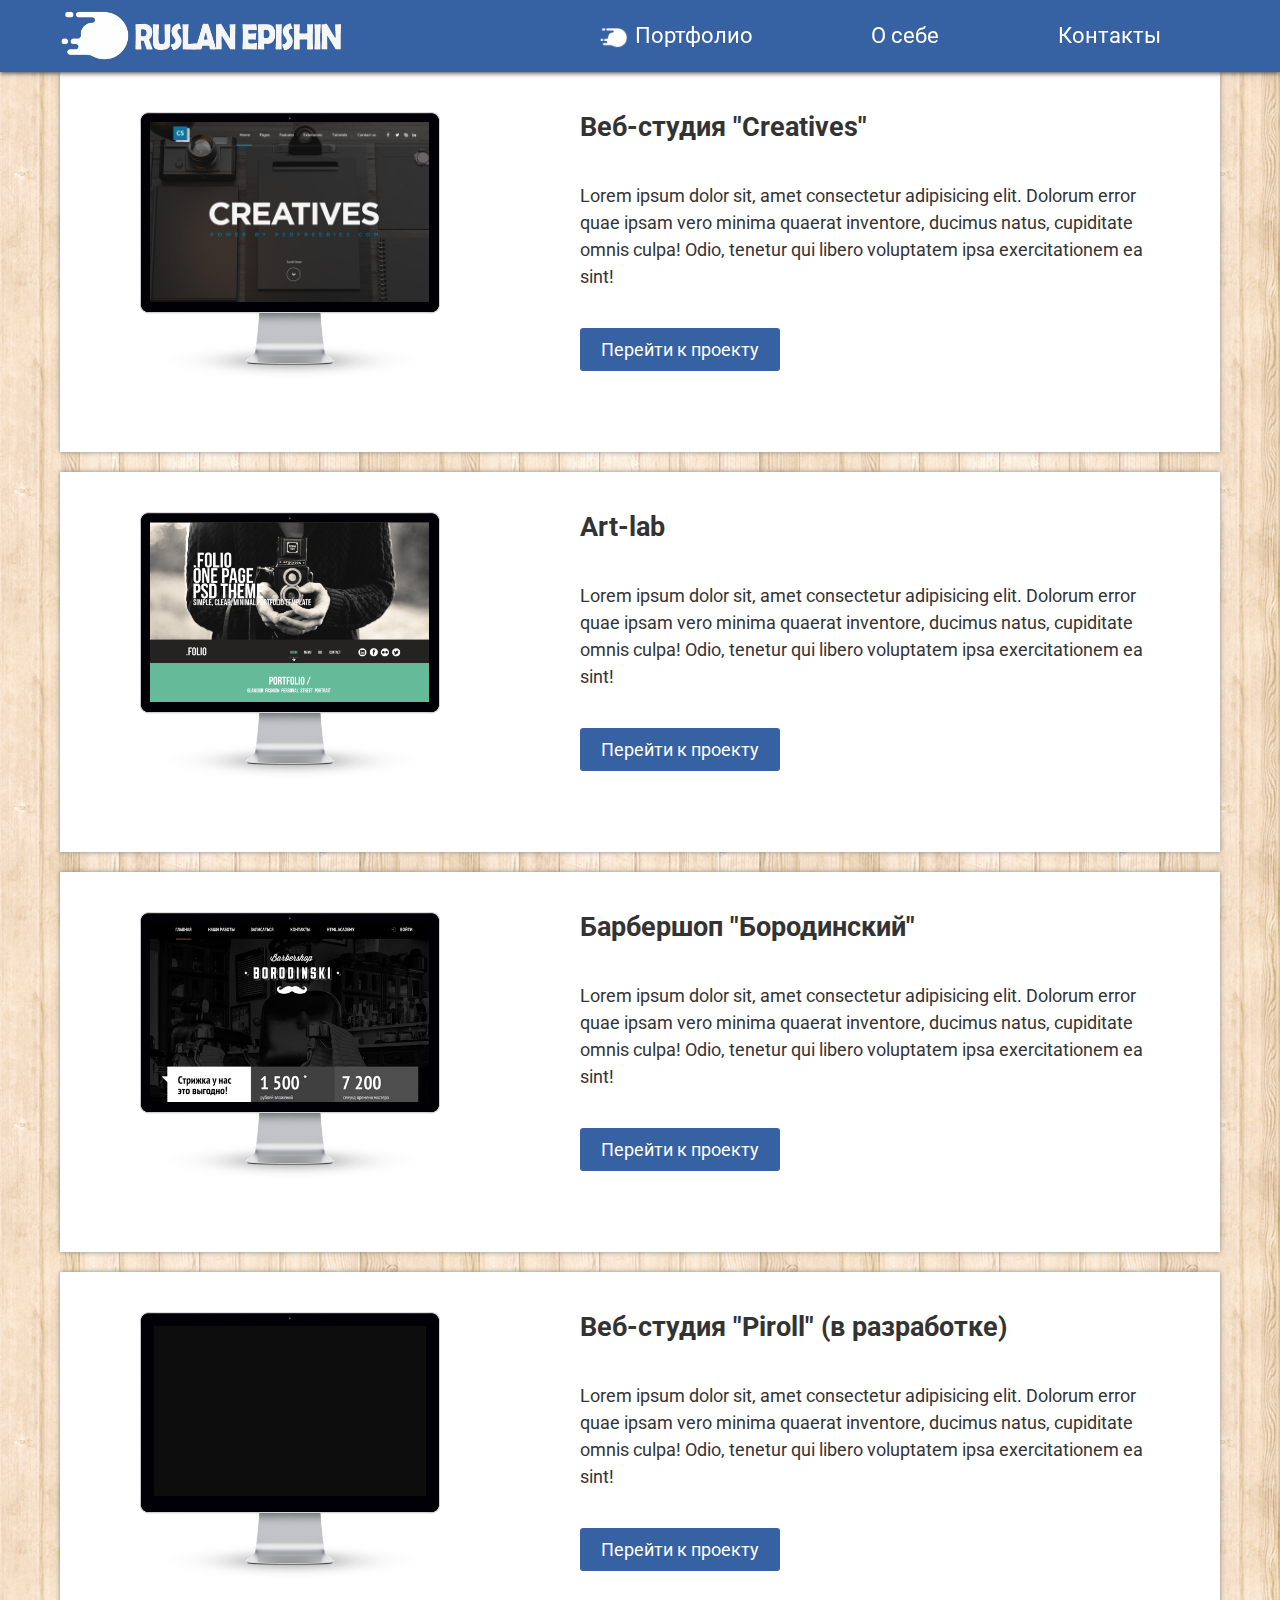
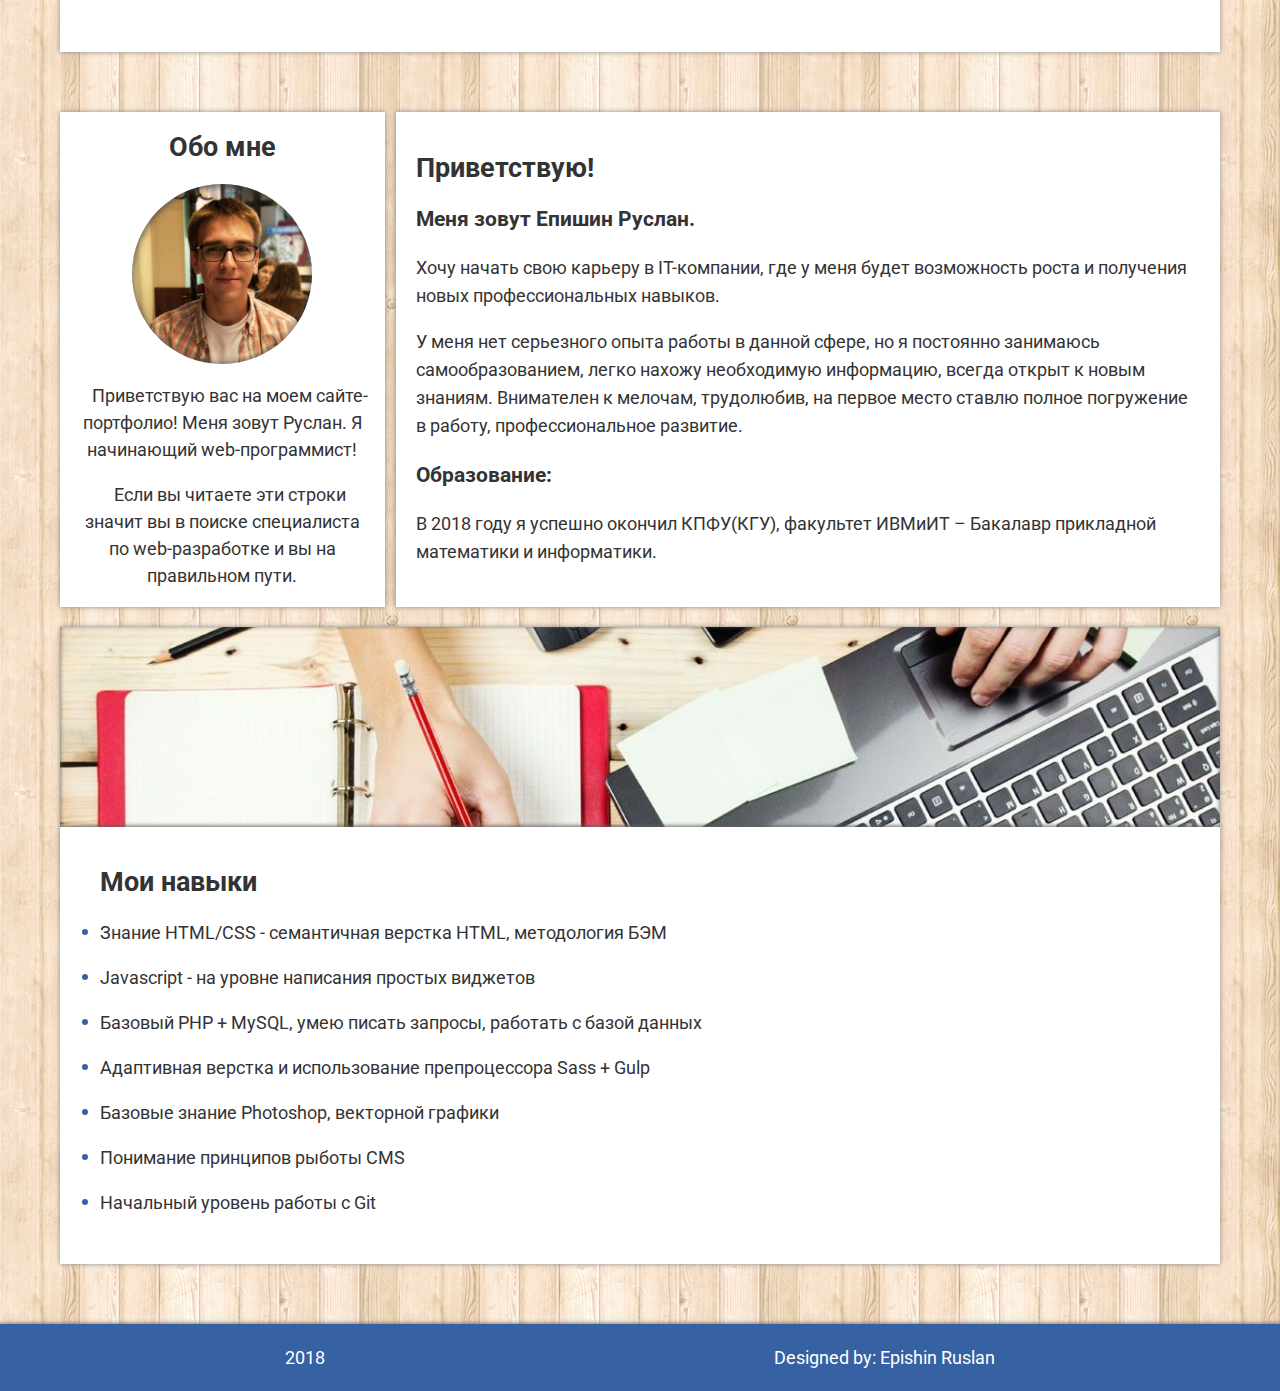
<file: index.html>
<!DOCTYPE html>
<html lang="en">
<head>
    <meta charset="UTF-8">
    <meta name="viewport" content="width=device-width, initial-scale=1.0">
    
    <meta http-equiv="X-UA-Compatible" content="ie=edge">
    <link rel="stylesheet" href="css/style.css">
    <link rel="stylesheet" href="css/normalize.css">
    <script src="js/jquery.min.js"></script>
    <link href="https://fonts.googleapis.com/css?family=Roboto:400,700" rel="stylesheet">
    <title>Портфолио веб-мастера</title>
</head>
<body id="page-top"> 

  <section class="scroller">
    <button  class="button-slide-down">
      <div class="button-slide-down-block"></div>
    </button>
  </section>

  <header class="page-header">
    <div class="page-header__wrapper">
         
        <div class="page-header__logo-wrapper"> 
        
                <a href="#"> <div class="logo1"></div></a>
                <a href="#"> <div class="logo2"></div></a>
        
        </div>
         
        <div class="page-header__nav-wrapper">
            <a id="main" class="page-header__nav-item  active" href="#portfolio-anch">
              Портфолио
            </a>
  
            <a id="about" class="page-header__nav-item " href="#about-anch">
                 О себе 
            </a>
            <div class="page-header__nav-item contacts">
                 Контакты
                <div class="contacts-block">ruslanep@gmail.com / +7(999)-163-21-47</div>
            </div>
            
        </div>
        
    </div>
  </header>

  
        <div class="page-main__wrapper" id="portfolio-anch">
        <section class="page-main__portfolio">
            <div class="portfolio-list">
                <a name="bot"></a>
                <div class="page-main__portfolio-item ">
                    <div class="site-item__image">
                            <div class="site-item__image-pc2" ></div>
                            
                    </div>
                    <div class="site-item__text-wrapper">
                        <h2 class="site-item__title">Веб-студия "Creatives"</h2>
                        <p class="site-item__desc">
                            Lorem ipsum dolor sit, amet consectetur
                             adipisicing elit. Dolorum error quae ipsam vero minima quaerat 
                             inventore, ducimus natus, cupiditate omnis culpa! Odio, 
                             tenetur qui libero voluptatem ipsa exercitationem ea sint!
                        </p>
                        <a href="creative/index.html" class="site-item__button" >Перейти к проекту</a>
                    </div>
                </div>
    
                <div class="page-main__portfolio-item">
                    <div class="site-item__image">
                            <div class="site-item__image-pc3" ></div>
                            
                    </div>
                    <div class="site-item__text-wrapper">
                        <h2 class="site-item__title">Art-lab </h2>
                        <p class="site-item__desc">
                            Lorem ipsum dolor sit, amet consectetur
                             adipisicing elit. Dolorum error quae ipsam vero minima quaerat 
                             inventore, ducimus natus, cupiditate omnis culpa! Odio, 
                             tenetur qui libero voluptatem ipsa exercitationem ea sint!
                        </p>

                         <a href="art-lab/art-lab.html" class="site-item__button" >Перейти к проекту</a>
                     </div>
                </div>
    
                <div class="page-main__portfolio-item">
                    <div class="site-item__image">
                        <div class="site-item__image-pc" ></div>
                            
                    </div>
                     <div class="site-item__text-wrapper">
                         
                         <h2 class="site-item__title">Барбершоп "Бородинский"</h2>
                         <p class="site-item__desc">
                             Lorem ipsum dolor sit, amet consectetur
                              adipisicing elit. Dolorum error quae ipsam vero minima quaerat 
                              inventore, ducimus natus, cupiditate omnis culpa! Odio, 
                              tenetur qui libero voluptatem ipsa exercitationem ea sint!
                         </p>
                         <a href="barber/index.html" class="site-item__button" >Перейти к проекту</a>
                    </div>
                </div>
                <div class="page-main__portfolio-item ">
                    <div class="site-item__image">
                           
                            
                    </div>
                    <div class="site-item__text-wrapper">
                        <h2 class="site-item__title">Веб-студия "Piroll" (в разработке)</h2>
                        <p class="site-item__desc">
                            Lorem ipsum dolor sit, amet consectetur
                             adipisicing elit. Dolorum error quae ipsam vero minima quaerat 
                             inventore, ducimus natus, cupiditate omnis culpa! Odio, 
                             tenetur qui libero voluptatem ipsa exercitationem ea sint!
                        </p>
                        <a href="" class="site-item__button" >Перейти к проекту</a>
                    </div>
                </div>   
            </div>
        </section>
        <div id="about-anch"></div>
    </div>



<main class="page-main" >
            
    <div class="intro-wrapper">
        <h1 class="visually-hidden">Епишин Руслан - верстальщик который работает за еду!</h1>
        <div class="page-main__intro">
          <div class="intro__left">                
            <div class="intro__left-avatar--wrapper">
                  <h2 class="intro__left-title"> Обо мне</h2>
                <div class="intro__left-avatar"></div>
            </div>  
            <div class="intro__left-content-wrapper">
              <p class="intro__left-content"> 
                 Приветствую вас на моем сайте-портфолио! Меня зовут Руслан.
                 Я начинающий web-программист!
              </p>
              <p class="intro__left-content"> 
                Если вы читаете эти строки значит вы в поиске специалиста
                по web-разработке и вы на правильном пути. 
              </p>
            </div>                                                
            <div class="intro__left-contacts--item">
              ruslanep@gmail.com <br> +7999-163-21-47
            </div>
          </div>

          <div class="intro__right">
              <div class="intro__right-content"> 
                  <h2 >Приветствую!</h2>
                  <h3 class="intro__right-hello">Меня зовут Епишин Руслан.</h3>
                  <p>Хочу начать свою карьеру в IT-компании,
                   где у меня будет возможность роста и получения новых профессиональных навыков.
                  </p>
                  <p>У меня нет серьезного опыта работы в данной сфере, 
                      но я постоянно занимаюсь самообразованием, легко
                       нахожу необходимую информацию, всегда открыт к 
                       новым знаниям. Внимателен к мелочам, трудолюбив,
                        на первое место ставлю полное погружение в работу,
                         профессиональное развитие.
                  </p>
                  <div class="intro__right-education">
                      <h3 class="intro__right-hello">Образование:</h3>
                     <p> В 2018 году я успешно окончил КПФУ(КГУ), факультет ИВМиИТ – 
                      Бакалавр прикладной математики и информатики.
                  </p>
                  </div>
              </div>
              <div class="intro__right-image"></div> 
          </div>
        </div>
        <div class="intro__right2">
            <div class="intro__right2-image"></div>
            <div class="intro__right2-content">
                <h2>Мои навыки</h2>
                <p>Знание HTML/CSS - семантичная верстка HTML, методология БЭМ</p>
                <p>Javascript -  на уровне написания простых виджетов</p>
                <p>Базовый PHP + MySQL, умею писать запросы, работать с базой данных</p>
                <p>Адаптивная верстка и использование препроцессора Sass + Gulp</p>
                <p>Базовые знание Photoshop, векторной графики</p>
                <p>Понимание принципов рыботы CMS</p>
                <p>Начальный уровень работы с Git</p>

             </div>
    </div>
    </div>


  



</main>

<footer class="page-footer">
    <div class="page-footer__wrapper">
        <div class="developer">
            <span>2018</span>
        </div>
        <div class="copyright">
            <span>Designed by: Epishin Ruslan</span>
        </div>
    </div>
</footer>



</body>

<script src="js/script.js"></script> 

</html>
</file>
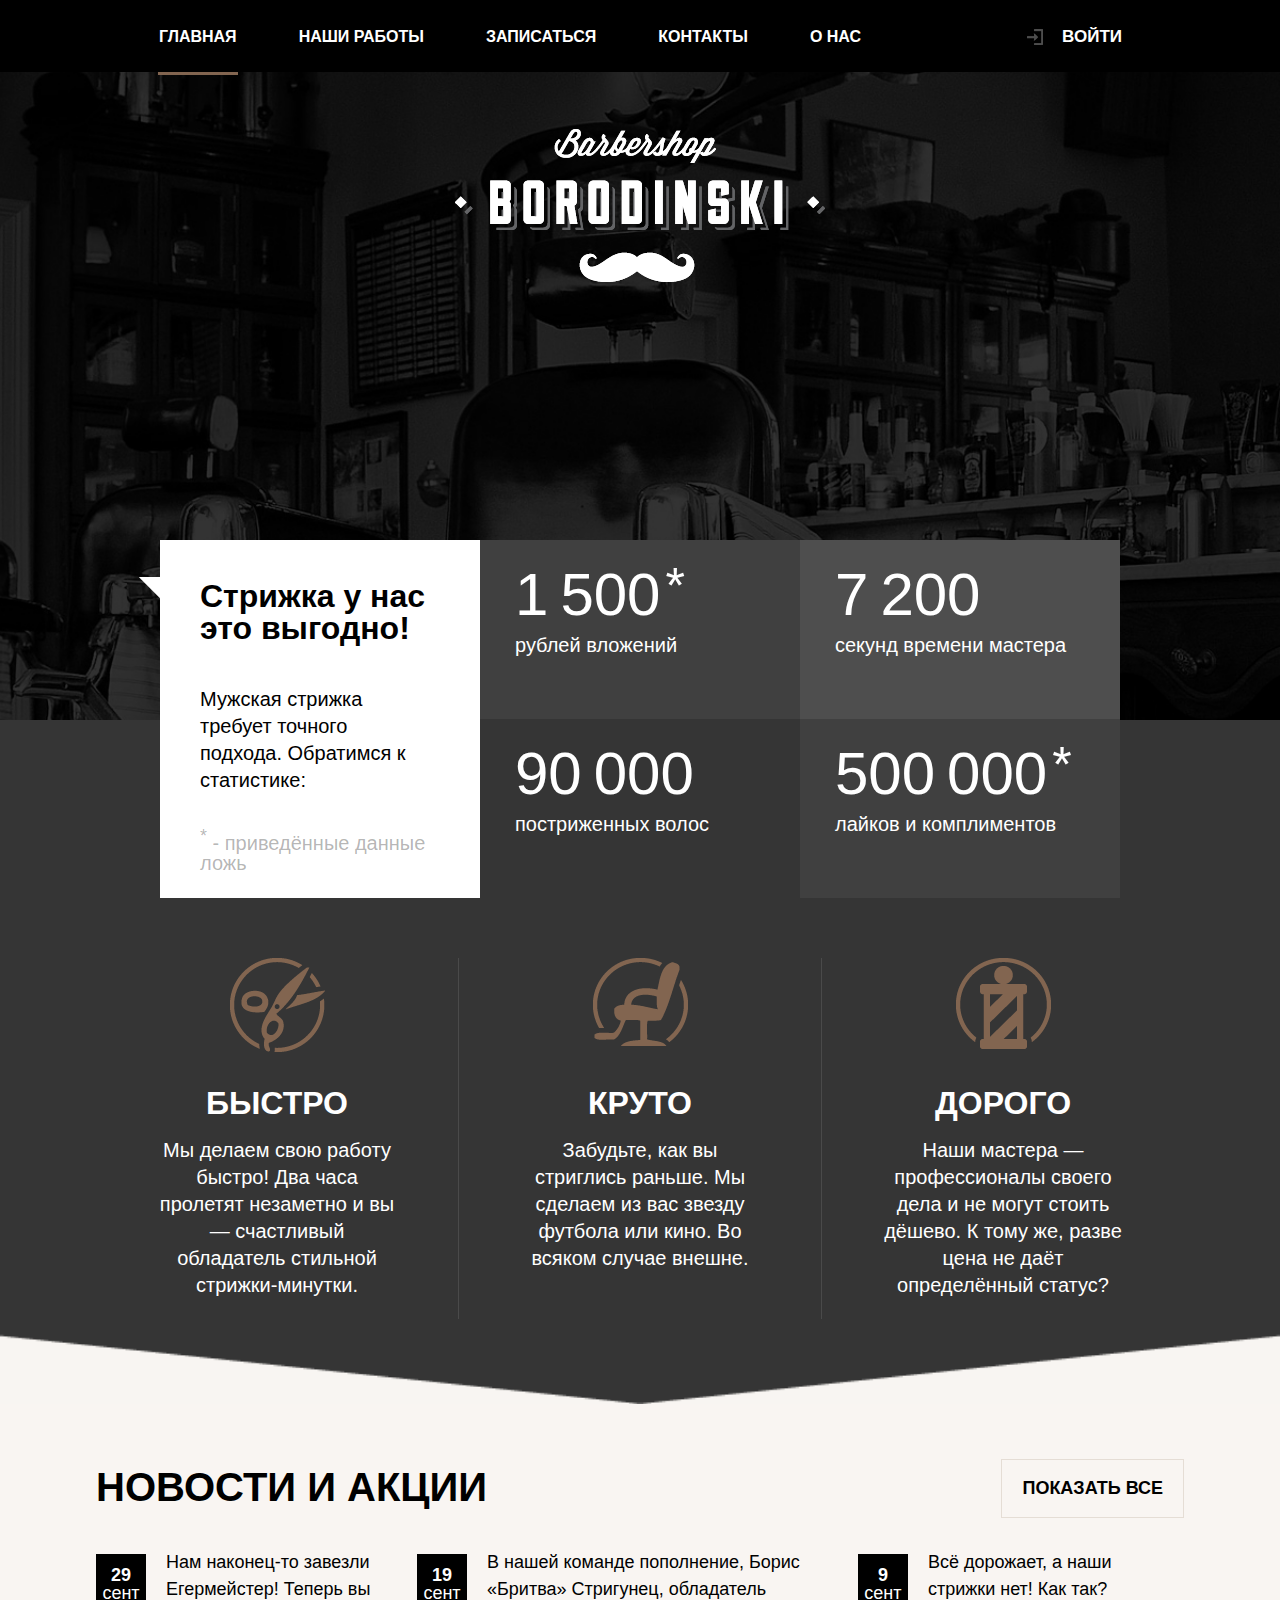
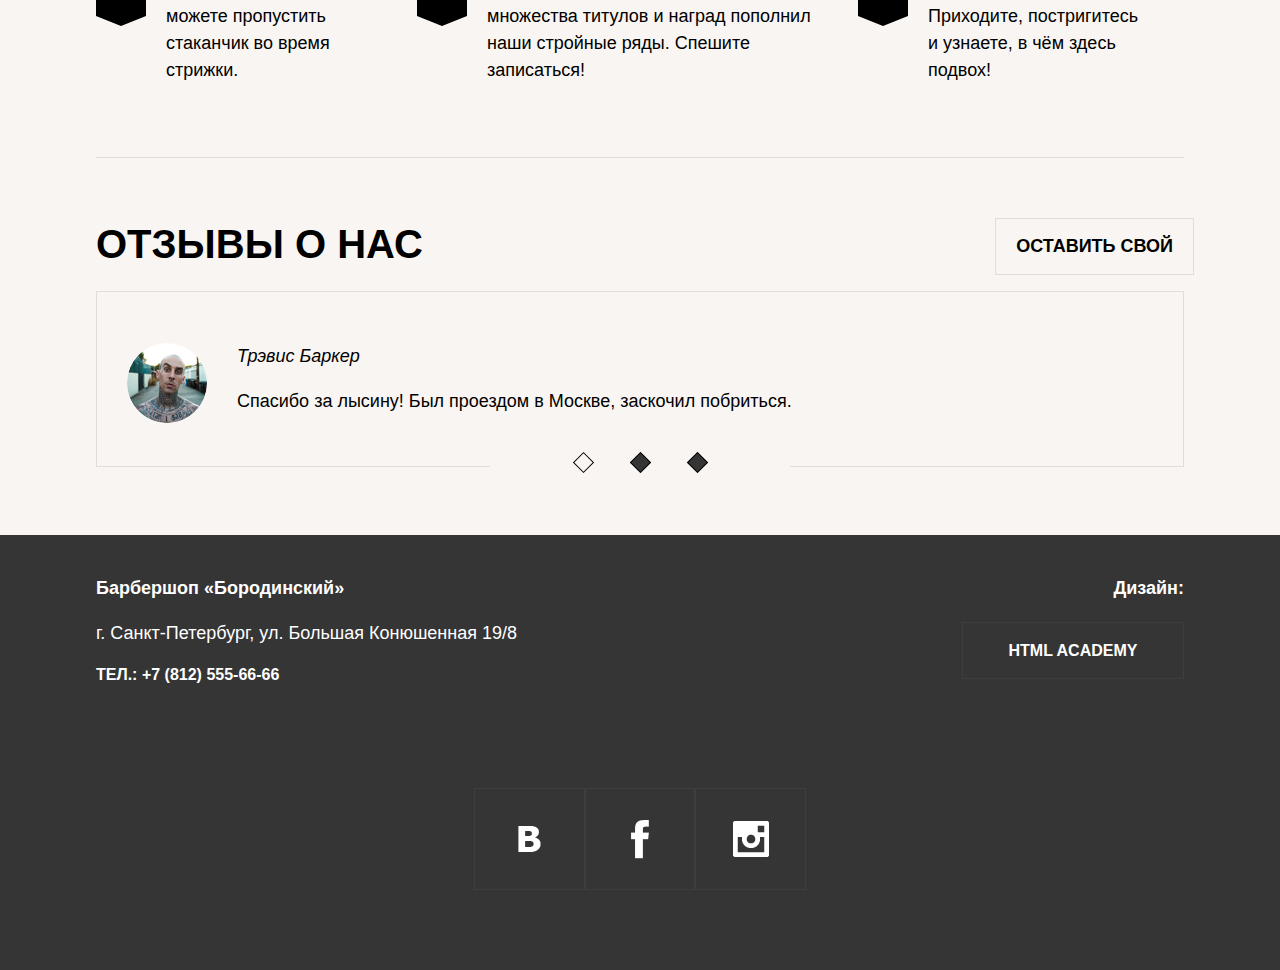
<file: barber/index.html>
<!DOCTYPE html>
<html lang="ru">
  <head>
    <meta charset="utf-8">
    <title>Барбершоп «Бородинский»</title>
    <!-- <link href="https://fonts.googleapis.com/css?family=PT+Sans+Narrow:400,700&amp;subset=latin,cyrillic" rel="stylesheet"> -->
    <link rel="stylesheet" href="css/style.css">
  </head>
  <body>
    
    <header class="page-header">
      <a class="page-header__logo">
        <picture>
          <source media="(min-width:1200px)" srcset ="img/logotype-desktop.png">
          <source media="(min-width:768px)" srcset ="img/logotype-tablet.png">
          <img class="page-header__logo-image" src="img/logotype-mobile.png"  alt="Барбершоп «Бородинский»">
      </picture>
      </a>

      <nav class="main-nav main-nav--closed main-nav--nojs">
        <button class="main-nav__toggle" type="button">
          <span class="visually-hidden">
             Открыть меню
        </span>
        </button>
        <div class="main-nav__wrapper">
          <ul class="main-nav__list site-list">
            <li class="site-list__item site-list__item--active">
              <a>Главная</a>
            </li>
            <li class="site-list__item">
              <a href="photo.html">Наши работы</a>
            </li>
            <li class="site-list__item">
              <a href="form.html">Записаться</a>
            </li>
            <li class="site-list__item">
              <a href="#">Контакты</a>
            </li>
            <li class="site-list__item">
              <a href="#">О нас</a>
            </li>
          </ul>
          <ul class="main-nav__list user-list">
            <li class="user-list__item">
              <a class="user-list__login" href="login.html">
                <img src="img/login.png" class="user-list__login-icon">Войти</a>
            </li>
          </ul>
        </div>
      </nav>
    </header>
    
    <main class="page-main">
      
      <h1 class="visually-hidden">Барбершоп «Бородинский» – истинно мужская классика</h1>
      
      <section class="stats">
        <header class="stats__header">
          <h2 class="visually-hidden">Статистика Барбершопа</h2>
          <b class="stats__slogan">Стрижка у нас это выгодно!</b>
          <p class="stats__intro">Мужская стрижка требует точного подхода. Обратимся к статистике:</p>
          <small class="stats__legend stats__legend--top">
            <sup>*</sup> - приведённые данные ложь
          </small>
        </header>
        <table class="stats__list">
          <tr>
            <td class="stats__value">
              1 500<sup>*</sup>
            </td>
            <td class="stats__field">
              рублей<br> вложений
            </td>
          </tr>
          <tr>
            <td class="stats__value">
              7 200
            </td>
            <td class="stats__field">
              секунд<br> времени мастера
            </td>
          </tr>
          <tr>
            <td class="stats__value">
              90 000
            </td>
            <td class="stats__field">
              постриженных<br> волос
            </td>
          </tr>
          <tr>
            <td class="stats__value">
              500 000<sup>*</sup>
            </td>
            <td class="stats__field">
              лайков и<br> комплиментов
            </td>
          </tr>
        </table>
        <small class="stats__legend stats__legend--bottom">
          <sup>*</sup> - приведённые данные ложь
        </small>
      </section>
      
      <section class="advantages">
        <div class="advantages__wrapper slider">
          <h2 class="visually-hidden">Наши преимущества</h2>
          <ul class="advantages__list slider__list">
            <li class="advantages__item advantages__item--fast slider__item">
              <h3 class="advantages__title">Быстро</h3>
              <p class="advantages__description">Мы делаем свою работу быстро! Два часа пролетят незаметно и вы — счастливый обладатель стильной стрижки-минутки.</p>
            </li>
            <li class="advantages__item advantages__item--cool slider__item">
              <h3 class="advantages__title">Круто</h3>
              <p class="advantages__description">Забудьте, как вы стриглись раньше. Мы сделаем из вас звезду футбола или кино. Во всяком случае внешне.</p>
            </li>
            <li class="advantages__item advantages__item--price slider__item">
              <h3 class="advantages__title">Дорого</h3>
              <p class="advantages__description">Наши мастера — профессионалы своего дела и не могут стоить дёшево. К тому же, разве цена не даёт определённый статус?</p>
            </li>
          </ul>
          <p class="advantages__toggles slider__toggles">
            <button class="slider__toggle toggle_set1 toggle_set" type="button"></button>
            <button class="slider__toggle toggle_set2" type="button"></button>
            <button class="slider__toggle toggle_set3" type="button"></button>
          </p>
        </div>
      </section>
      
      <section class="news">
        <div class="news__wrapper">
          <h2 class="news__title">Новости и акции</h2>
          <ul class="news__list">
            <li class="news__item">
              <time class="news__date" datetime="2017-09-29">
                <b class="news__day">29</b> сент
              </time>
              <p class="news__text">Нам наконец-то завезли Егермейстер! Теперь вы можете пропустить стаканчик во время стрижки.</p>
            </li>
            <li class="news__item">
              <time class="news__date" datetime="2017-09-19">
                <b class="news__day">19</b> сент
              </time>
              <p class="news__text">В нашей команде пополнение, Борис «Бритва» Стригунец, обладатель множества титулов и наград пополнил наши стройные ряды. Спешите записаться!</p>
            </li>
            <li class="news__item">
              <time class="news__date" datetime="2017-09-09">
                <b class="news__day">9</b> сент
              </time>
              <p class="news__text">Всё дорожает, а наши стрижки нет! Как так? Приходите, постригитесь и узнаете, в чём здесь подвох!</p>
            </li>
          </ul>
          <a class="news__to-all button" href="#">Показать все</a>
       </div>
      </section>
      
      <section class="reviews">
        <div class="reviews__wrapper slider">
          <h2 class="reviews__title">Отзывы о нас</h2>
          <a class="reviews__write button" href="#">Оставить свой</a>
          <div class="reviews__list  slider__list-rev">
            <blockquote class="reviews__item  slider__item">
              <p class="reviews__author-picture">
                <img class="reviews__author-image" src="img/travis-tablet.png"  alt="Фото Трэвиса Баркера">
              </p>
              <cite class="reviews__author-name">Трэвис Баркер</cite>
              <p class="reviews__text">Спасибо за лысину! Был проездом в Москве, заскочил побриться.</p>
            </blockquote>
            <blockquote class="reviews__item  slider__item">
              <p class="reviews__author-picture">
                <img class="reviews__author-image" src="img/travis-tablet.png" alt="Фото Джона Смита">
              </p>
              <cite class="reviews__author-name">Джон Смит</cite>
              <p class="reviews__text">Отличную стрижку мне сделали ребята, спасибо вам!</p>
            </blockquote>
            <blockquote class="reviews__item  slider__item">
              <p class="reviews__author-picture">
                <img class="reviews__author-image" src="img/travis-tablet.png"  alt="Фото Ивана Бородайло">
              </p>
              <cite class="reviews__author-name">Иван Бородайло</cite>
              <p class="reviews__text">В Бородинском ваша борода в надёжных руках!</p>
            </blockquote>
            <button class="reviews__prev" type="button">Предыдущий отзыв</button>
            <button class="reviews__next" type="button">Следующий отзыв</button>
          </div>
          <p class="reviews__toggles slider__toggles">
            <button class="slider__toggle toggle_rev1 toggle_rev" type="button"></button>
            <button class="slider__toggle toggle_rev2" type="button"></button>
            <button class="slider__toggle toggle_rev3" type="button"></button>
          </p>
        </div>
      </section>
    </main>
    
    <footer class="page-footer">
      <div class="page-footer__wrapper">
        <div class="page-footer__contacts contacts">
          <b class="contacts__title">Барбершоп «Бородинский»</b>
          <p class="contacts__text">
            г. Санкт-Петербург, ул. Большая Конюшенная 19/8<br>
            <a class="contacts__phone" href="tel:+78125556666">
              <span class="contacts__phone-mobile">Тел.:</span> +7 (812) 555-66-66
            </a>
          </p>
        </div>
        <div class="page-footer__social social">
          <b class="social__title">Давайте дружить!</b>
          <div class="social__list">
            
              <a class="social__link social__link--vkontakte" href="https://vk.com/htmlacademy">Мы в Вконтакте</a>
            
            
              <a class="social__link social__link--facebook" href="https://www.facebook.com/htmlacademy">Мы в Фейсбуке</a>
            
            
              <a class="social__link social__link--instagram" href="https://www.instagram.com/htmlacademy">Мы в Инстаграме</a>
            
          </div>
        </div>
        <div class="page-footer__copyright copyright">
          <b class="copyright__text">Дизайн:</b>
          <a class="button copyright__link" href="https://htmlacademy.ru/intensive/adaptive">HTML Academy</a>
        </div>
      </div>
    </footer>




    <script>
      var navMain = document.querySelector(".main-nav");
      var navToggle = document.querySelector(".main-nav__toggle");
      navMain.classList.remove("main-nav--nojs");

     navToggle.addEventListener("click", function() {
        if(navMain.classList.contains("main-nav--closed")){
          navMain.classList.add("main-nav--opened");
          navMain.classList.remove("main-nav--closed");
        }
        else{
          navMain.classList.remove("main-nav--opened");
          navMain.classList.add("main-nav--closed");
          
        }
      });

      
       
    var toggleSet1 =  document.querySelector(".toggle_set1");
    var toggleSet2 =  document.querySelector(".toggle_set2");
    var toggleSet3 =  document.querySelector(".toggle_set3");
    var sliderList = document.querySelector(".slider__list");
   

    toggleSet1.addEventListener("click", function(evt){
      if(!toggleSet1.classList.contains("toggle_set")) {
        toggleSet1.classList.add("toggle_set");
        toggleSet2.classList.remove("toggle_set");
        toggleSet3.classList.remove("toggle_set");
      }
      sliderList.children[1].style.display = "none";
      sliderList.children[2].style.display = "none";
      
      sliderList.children[0].style.display = "block";
    });
      
    toggleSet2.addEventListener("click", function(){
      if(!toggleSet2.classList.contains("toggle_set")) {
        toggleSet2.classList.add("toggle_set");
        toggleSet1.classList.remove("toggle_set");
        toggleSet3.classList.remove("toggle_set");
      }
      sliderList.children[0].style.display = "none";
      sliderList.children[2].style.display = "none";

      sliderList.children[1].style.display = "block";
    });

    toggleSet3.addEventListener("click", function(){
      if(!toggleSet3.classList.contains("toggle_set")) {
        toggleSet3.classList.add("toggle_set");
        toggleSet1.classList.remove("toggle_set");
        toggleSet2.classList.remove("toggle_set");
      }
      sliderList.children[0].style.display = "none";
      sliderList.children[1].style.display = "none";

      sliderList.children[2].style.display = "block";
    });

        //////////////////////////////////////////////////////////////////////////////////////////      
    var toggleRev1 =  document.querySelector(".toggle_rev1");
    var toggleRev2 =  document.querySelector(".toggle_rev2");
    var toggleRev3 =  document.querySelector(".toggle_rev3");
    var sliderListRev = document.querySelector(".slider__list-rev");



    toggleRev1.addEventListener("click", function(evt){
      if(!toggleRev1.classList.contains("toggle_rev")) {
        toggleRev1.classList.add("toggle_rev");
        toggleRev2.classList.remove("toggle_rev");
        toggleRev3.classList.remove("toggle_rev");
      }
      sliderListRev.children[1].style.display = "none";
      sliderListRev.children[2].style.display = "none";
      
      sliderListRev.children[0].style.display = "block";
    });
      
    toggleRev2.addEventListener("click", function(){
      if(!toggleRev2.classList.contains("toggle_rev")) {
        toggleRev2.classList.add("toggle_rev");
        toggleRev1.classList.remove("toggle_rev");
        toggleRev3.classList.remove("toggle_rev");
      }
      sliderListRev.children[0].style.display = "none";
      sliderListRev.children[2].style.display = "none";

      sliderListRev.children[1].style.display = "block";
    });

    toggleRev3.addEventListener("click", function(){
      if(!toggleRev3.classList.contains("toggle_rev")) {
        toggleRev3.classList.add("toggle_rev");
        toggleRev1.classList.remove("toggle_rev");
        toggleRev2.classList.remove("toggle_rev");
      }
      sliderListRev.children[0].style.display = "none";
      sliderListRev.children[1].style.display = "none";

      sliderListRev.children[2].style.display = "block";
    });

    </script>
  </body>
</html>
</file>
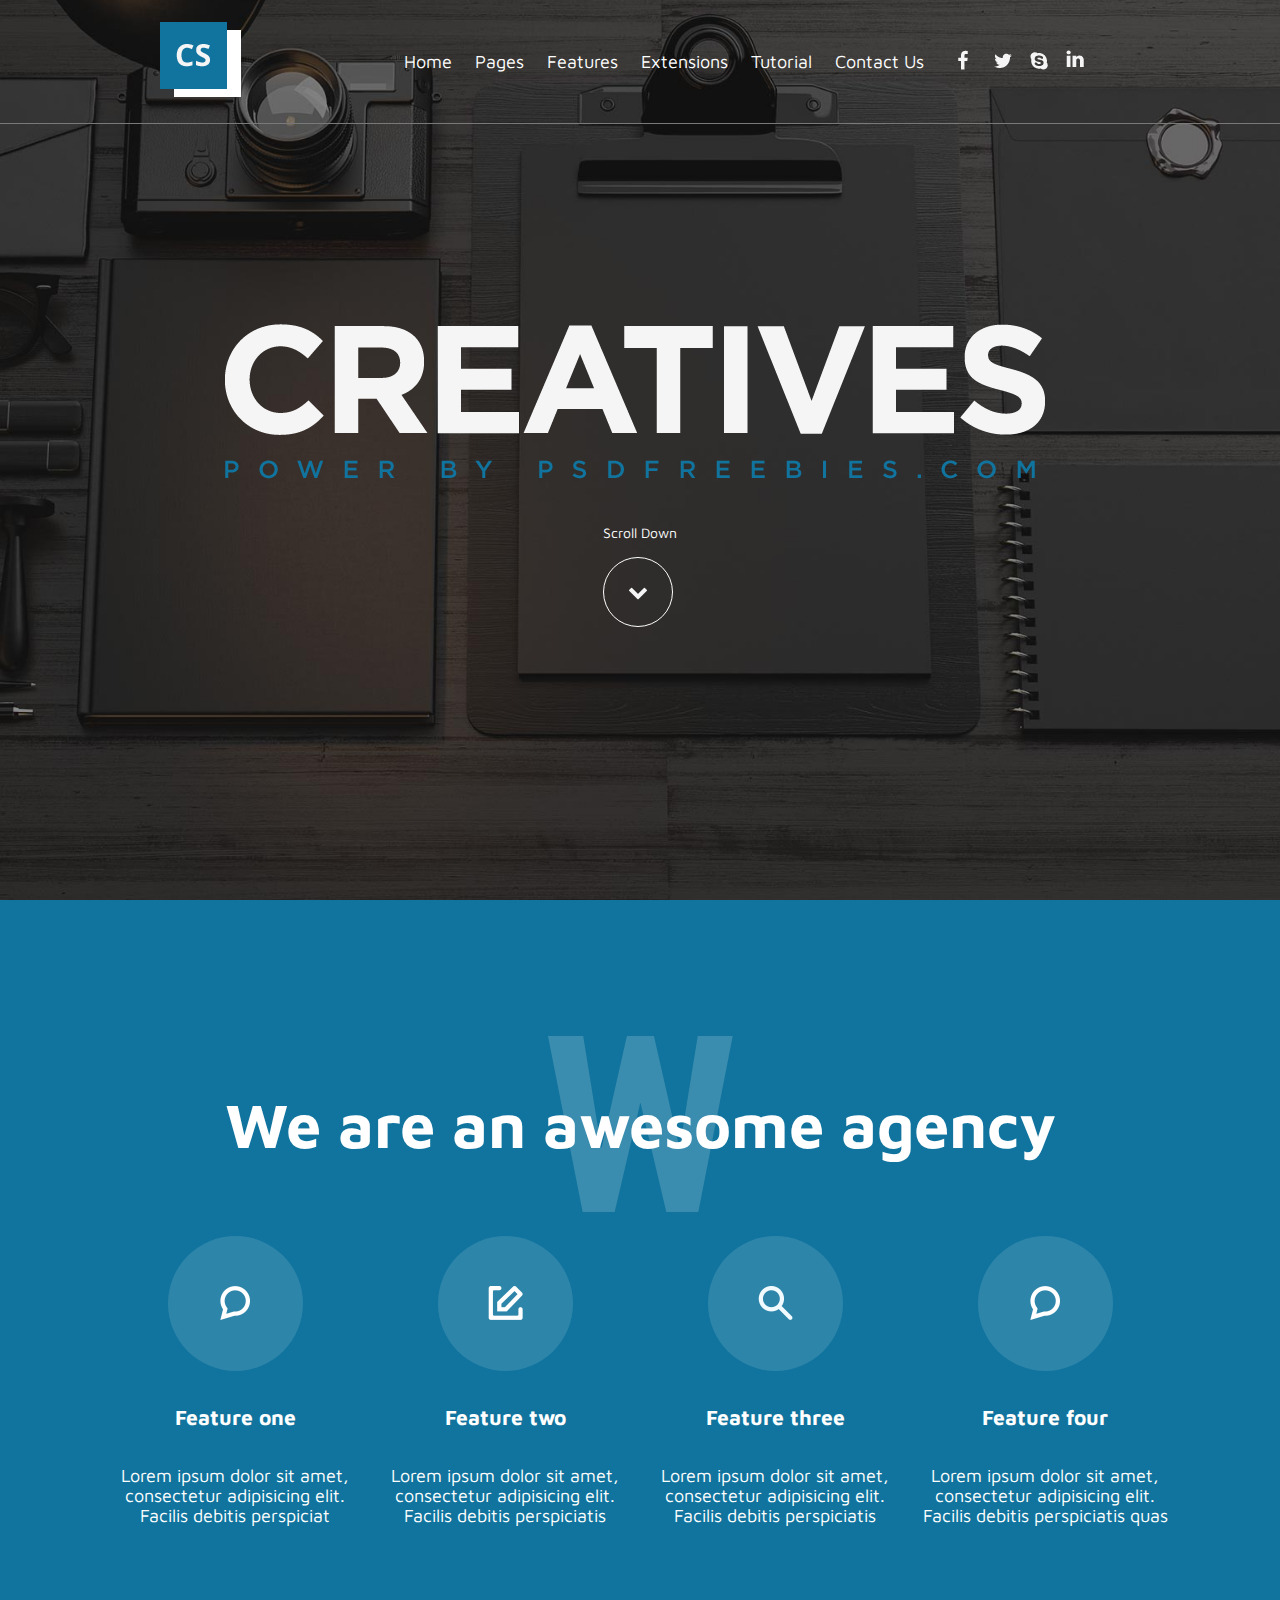
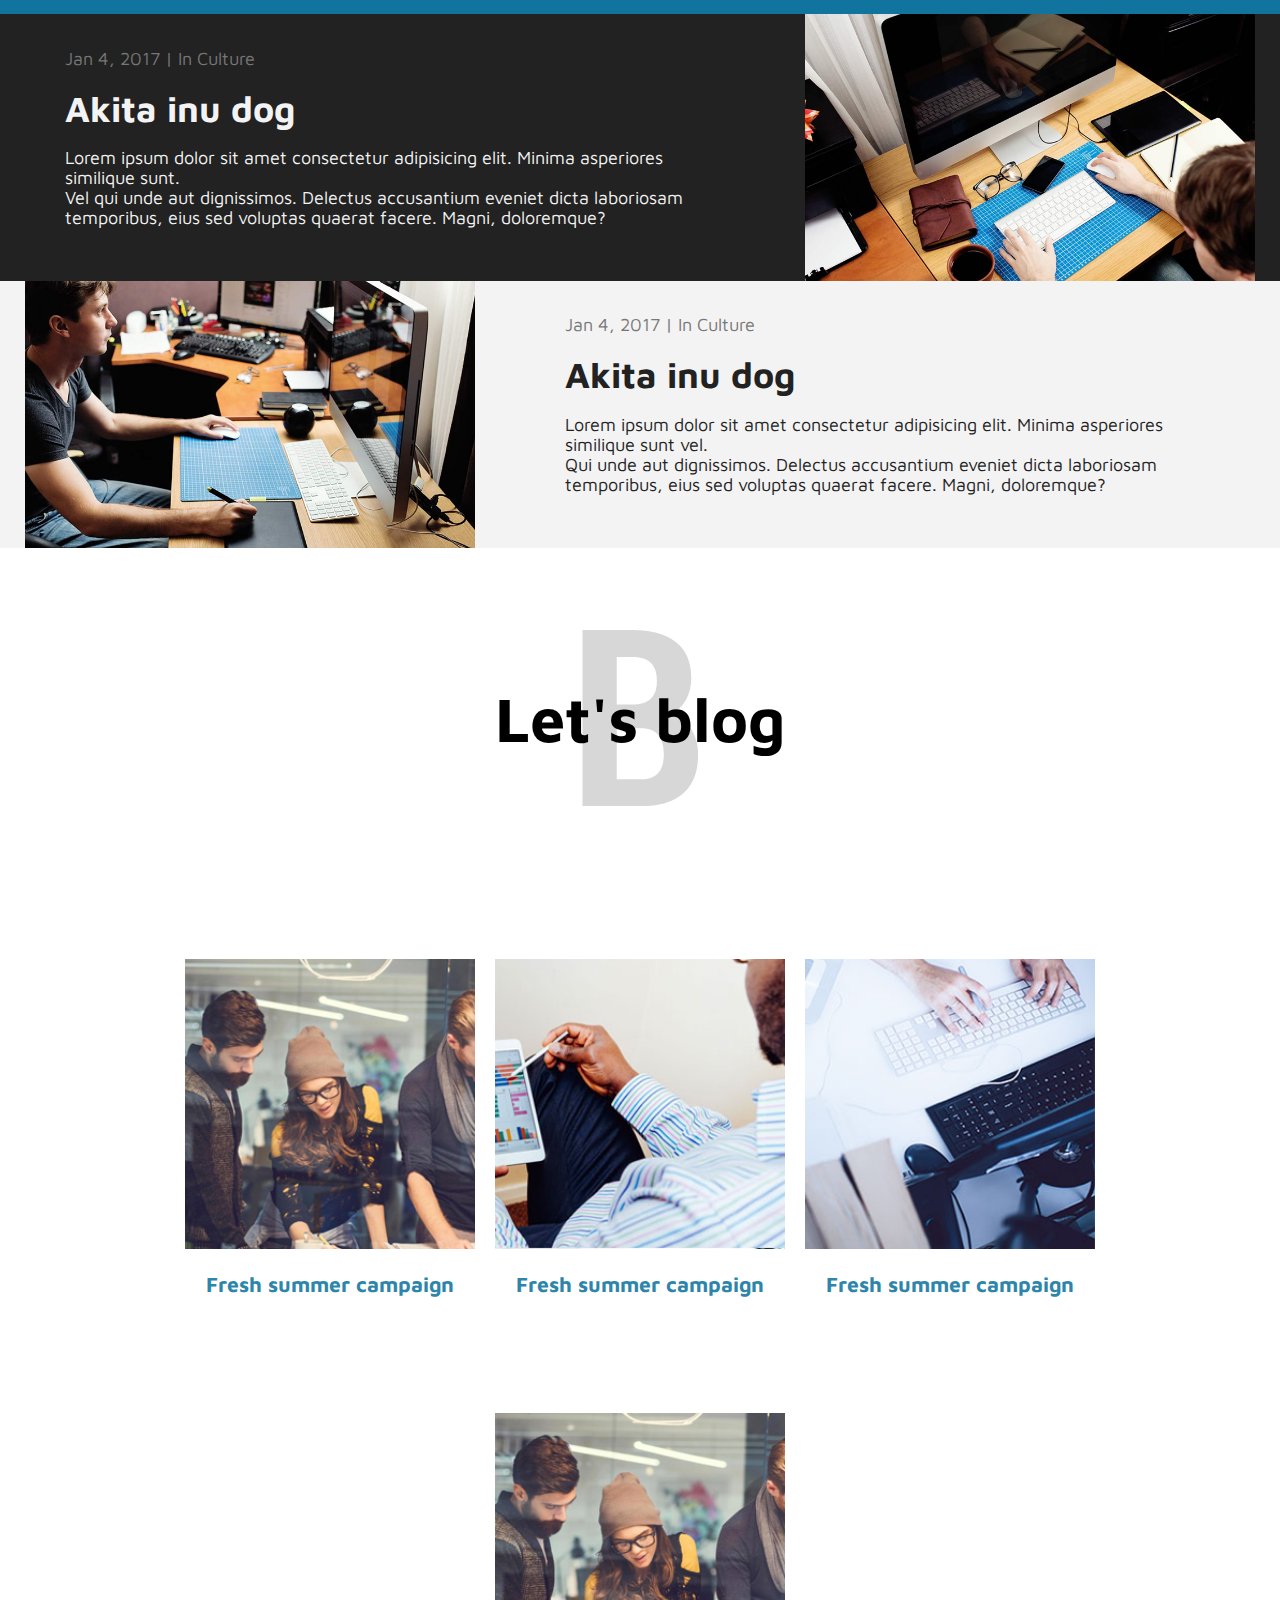
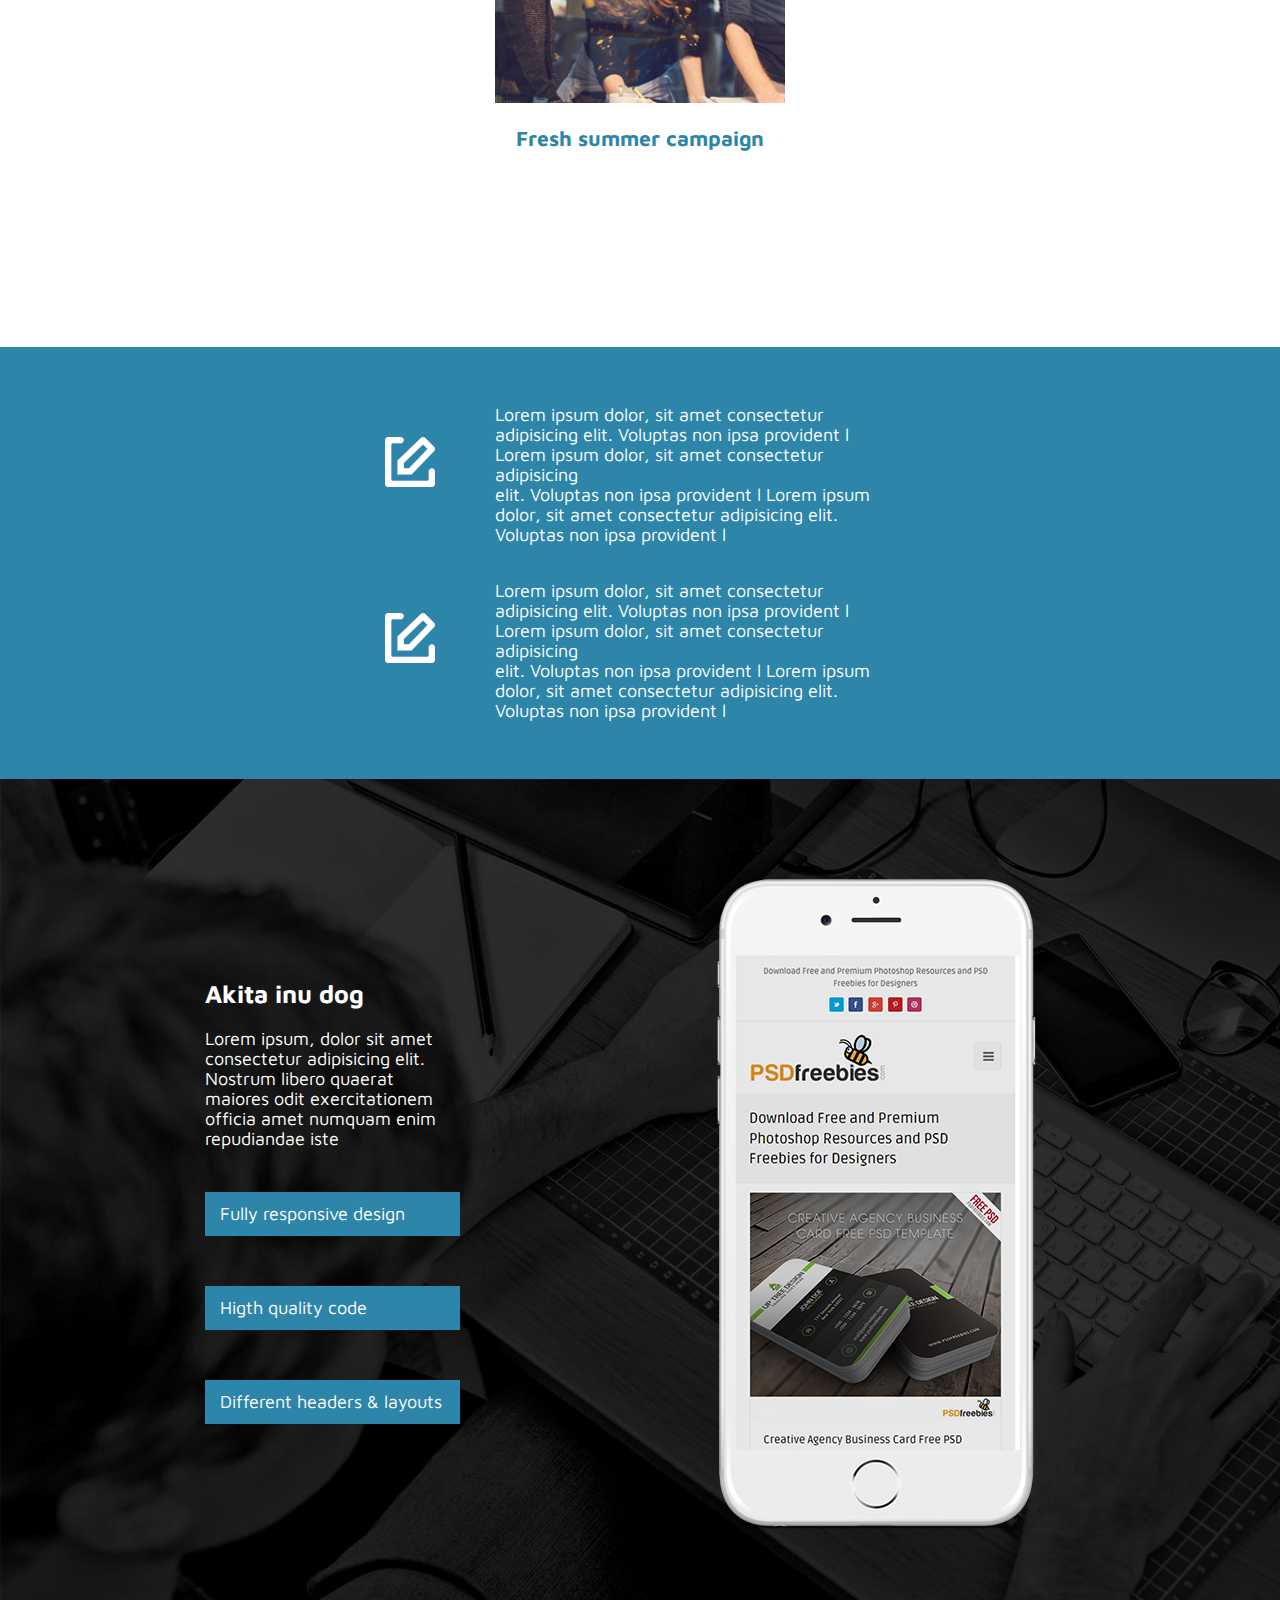
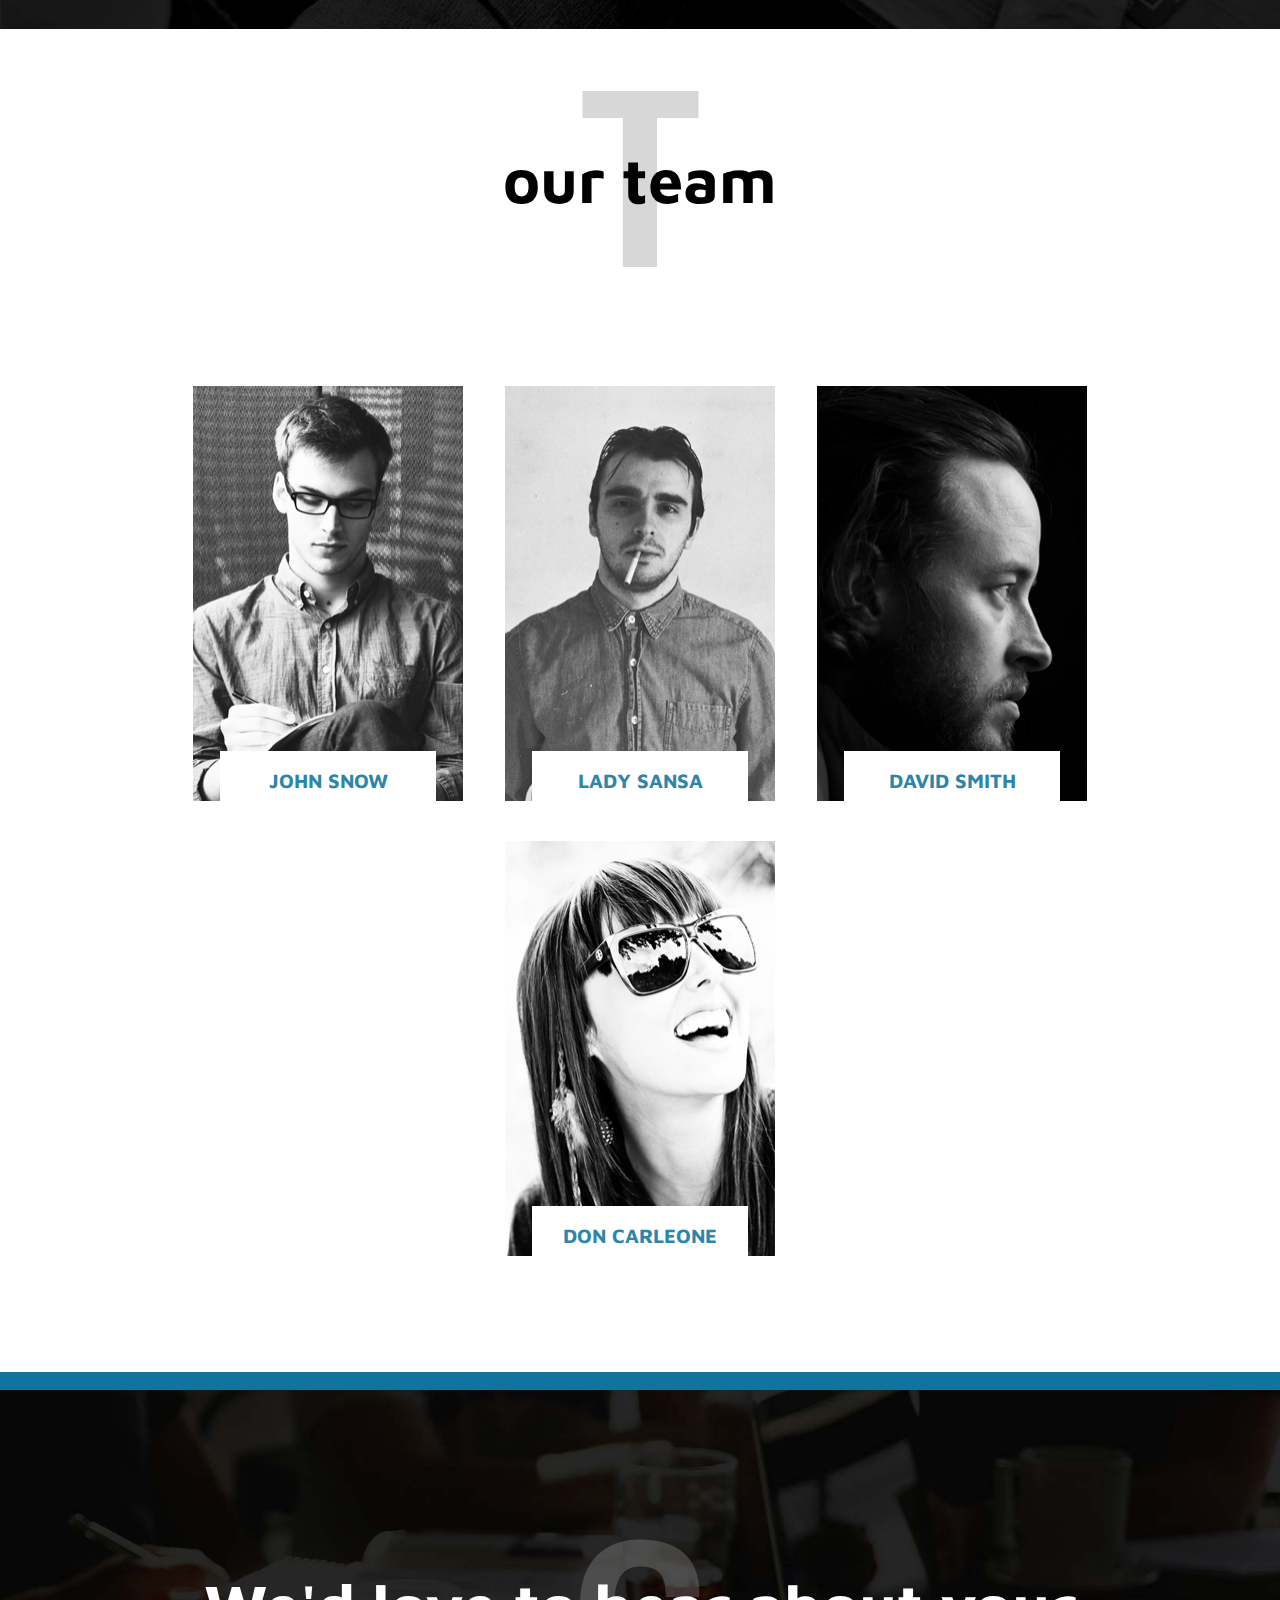
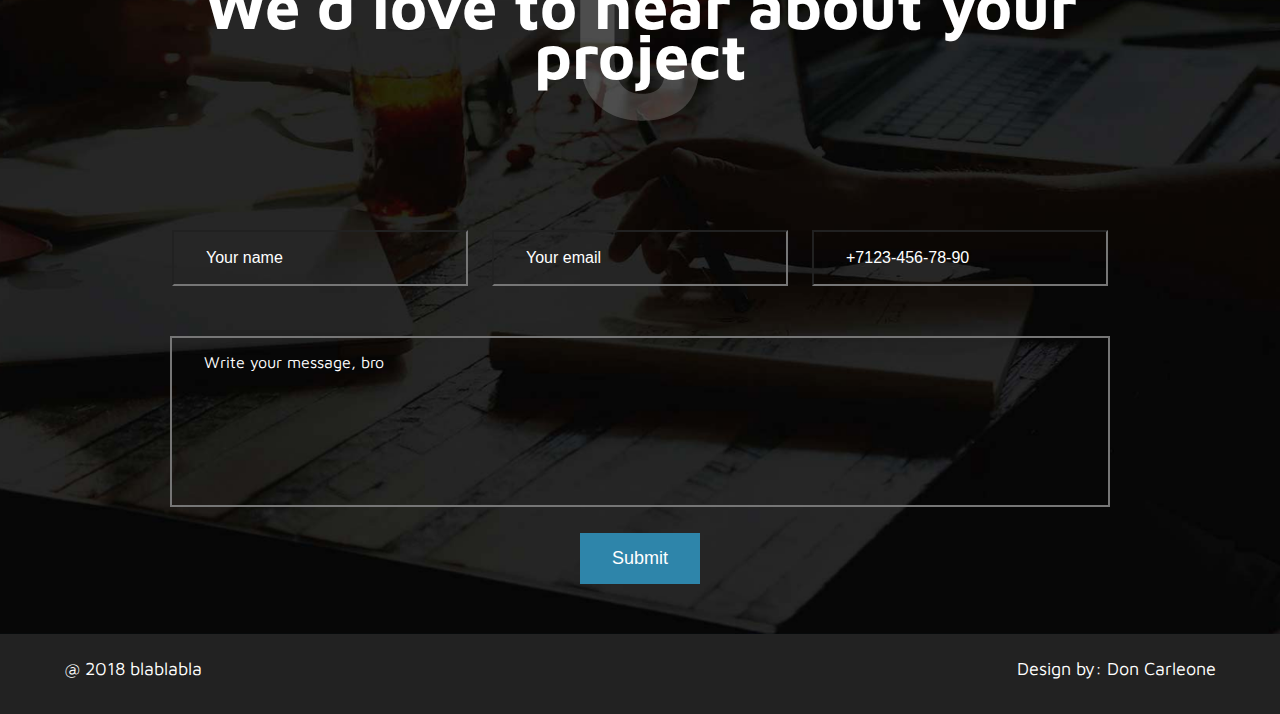
<file: creative/index.html>
<!DOCTYPE html>
<html lang="ru">
  <head>
    <meta charset="utf-8">
    
    <meta name="viewport" content="width=device-width, initial-scale=1">
    <title>Creative</title>
    <link rel="stylesheet" href="css/style.css">
    <link href="https://fonts.googleapis.com/css?family=Maven+Pro:400,700" rel="stylesheet">
  </head>
  <body>
        <section class="scroller">
                <button  class="fixed-top-scroller"></button>
        </section>



<header class="page-header">
    <nav class="main-nav">   
        <div class="main-nav__wrapper">
          <a class="page-header__logo">
            <img src="img/logo.png" alt="creative" class="page-header__logo-image">            
          </a>
          <div class="main-nav__list-wrapper">
            <ul class="main-nav__list site__list">
                <li class="site__list-item site__list-item--active"><a href="#">Home</a></li>
                <li class="site__list-item"><a href="#">Pages</a></li>
                <li class="site__list-item"><a href="#">Features</a></li>
                <li class="site__list-item"><a href="#">Extensions</a></li>
                <li class="site__list-item"><a href="#">Tutorial</a></li>
                <li class="site__list-item"><a href="#">Contact Us</a></li>
            </ul>
            <ul class="main-nav__list links">
                <li class="links__item social-link--fb"><a href="#">Fb</a></li>
                <li class="links__item social-link--tw"><a href="#">Tw</a></li>
                <li class="links__item social-link--sk"><a href="#">Sk</a></li>
                <li class="links__item social-link--in"><a href="#">In</a></li>
            </ul>
          </div>
        </div>
    </nav>

    <div class="page-header__main-logo">
      <div class="page-header__title-logo"></div>
      <div class="page-header__slogan-logo"></div>

      <div class="page-header__scroll">
            <h1 class="visually-hidden">Creatives - power by psdfreebies.com</h1>
            <p class="page-header__scroll-text">Scroll Down</p>
            <button class="page-header__scroll-button scroll_down"> <img src="img/angle.png" alt=""> </button>
      </div>
    </div>

</header>


<main class="page-main">
    <section class="features">
      <div class="features__wrapper">
        <h2 class="visually-hidden">our features</h2>
        <b class="features__slogan">We are an awesome agency</b>
        <ul class="features__list">
            <li class="features__item">
                <div class="features__img-wrapper">
                  <img src="img/feature-icon-1.png" alt="" class="features__icon">
                </div>
                <h3 class="features__title">Feature one</h3>
                <p class="features__content">
                    Lorem ipsum dolor sit amet, consectetur adipisicing elit.
                    Facilis debitis perspiciat 
                </p>
            </li>
            <li class="features__item">
                <div class="features__img-wrapper">
                  <img src="img/feature-icon-2.png" alt="" class="features__icon">
                </div>
                <h3 class="features__title">Feature two</h3>
                <p class="features__content">
                    Lorem ipsum dolor sit amet, consectetur adipisicing elit.
                    Facilis debitis perspiciatis 
                </p>
            </li>
            <li class="features__item">
                <div class="features__img-wrapper">
                  <img src="img/feature-icon-3.png" alt="" class="features__icon">
                </div> 
                <h3 class="features__title">Feature three</h3>
                <p class="features__content">
                    Lorem ipsum dolor sit amet, consectetur adipisicing elit.
                    Facilis debitis perspiciatis 
                </p>
            </li>
            <li class="features__item">
                <div class="features__img-wrapper">
                  <img src="img/feature-icon-1.png" alt="" class="features__icon">
                </div>
                <h3 class="features__title">Feature four</h3>
                <p class="features__content">
                  Lorem ipsum dolor sit amet, consectetur adipisicing elit.
                  Facilis debitis perspiciatis quas  
                </p>   
            </li>
        </ul>
      </div>
    </section>
    
    <section class="photos">
    <div class="photos__wrapper-bg--first">
        <div class="photos__wrapper">
            <div class="photos__item text-item">
                <span class="photos__date">Jan 4, 2017 | In Culture</span>
                <h2 class="photos__title">Akita inu dog</h2>
                <p class="photos__item-content">
                   Lorem ipsum dolor sit amet consectetur adipisicing elit.
                   Minima asperiores similique sunt.<br>
                    Vel qui unde aut dignissimos.
                   Delectus accusantium eveniet dicta laboriosam temporibus,
                   eius sed voluptas quaerat facere. Magni, doloremque?
                </p>
            </div>
         
            <div class="photos__item photo-item">
               <img src="img/photos-first.png" alt="" class="photo-item__image">
            </div>
        </div>
    </div>
    <div class="photos__wrapper-bg--second">      
        <div class="photos__wrapper">
             <div class="photos__item photo-item">
                <img src="img/photos-second.png" alt="" class="photo-item__image">
             </div>

             <div class="photos__item text-item">
                    <span class="photos__date">Jan 4, 2017 | In Culture</span>
                    <h2 class="photos__title">Akita inu dog</h2>
                    <p class="photos__item-content">
                       Lorem ipsum dolor sit amet consectetur adipisicing elit.
                       Minima asperiores similique sunt vel. <br>
                       Qui unde aut dignissimos.
                       Delectus accusantium eveniet dicta laboriosam temporibus,
                       eius sed voluptas quaerat facere. Magni, doloremque?
                    </p>
             </div>
        </div>         
     </div>
    </section>

    <section class="blog">
      <div class="blog__wrapper">
          <header class="blog__header">
            <h2 class="visually-hidden">our blog</h2>
            <b class="blog__slogan">Let's blog</b>
            <span class="blog__text">
                We love clean design and advanced digital solutions.
            </span>
          </header>
        <ul class="blog__list">
            <li class="blog__item">
              <img src="img/blog-photo-1.png" alt="" class="blog__image">
              <h3 class="blog__title">Fresh summer campaign</h3>
              <p class="blog__content">
                  Lorem ipsum dolor sit amet, consectetur adipisicing elit.
                  Facilis debitis perspiciatis quas deserunt ullam voluptate. 
              </p>
            </li>
            <li class="blog__item">
              <img src="img/blog-photo-2.png" alt="" class="blog__image">
              <h3 class="blog__title">Fresh summer campaign</h3>
              <p class="blog__content">
                  Lorem ipsum dolor sit amet, consectetur adipisicing elit.
                  Facilis debitis perspiciatis quas deserunt ullam voluptate. 
              </p>
            </li>
            <li class="blog__item">
              <img src="img/blog-photo-3.png" alt="" class="blog__image">
              <h3 class="blog__title">Fresh summer campaign</h3>
              <p class="blog__content">
                  Lorem ipsum dolor sit amet, consectetur adipisicing elit.
                  Facilis debitis perspiciatis quas deserunt ullam voluptate. 
              </p>
            </li>
            <li class="blog__item">
              <img src="img/blog-photo-4.png" alt="" class="blog__image">
              <h3 class="blog__title">Fresh summer campaign</h3>
              <p class="blog__content">
                  Lorem ipsum dolor sit amet, consectetur adipisicing elit.
                  Facilis debitis perspiciatis quas deserunt ullam voluptate. 
              </p>
            </li>
        </ul>
    </div>
</section>
    <section class="blog__note-section">
        <div class="blog__note-wrapper">
            <div class="blog__note-wrapper--width">
            <div class="blog__note">
             <img src="img/blog-note-logo.png" alt="" class="blog__note-image">
             <p class="blog__note-text">
               Lorem ipsum dolor,
               sit amet consectetur adipisicing elit.
               Voluptas non ipsa provident l Lorem ipsum dolor,
               sit amet consectetur adipisicing<br> elit.
               Voluptas non ipsa provident l Lorem ipsum dolor,
               sit amet consectetur adipisicing elit.
               Voluptas non ipsa provident l
             </p>
           </div>
       
         <div class="blog__note">
           <img src="img/blog-note-logo.png" alt="" class="blog__note-image">
           <p class="blog__note-text">
             Lorem ipsum dolor,
             sit amet consectetur adipisicing elit.
             Voluptas non ipsa provident l Lorem ipsum dolor,
             sit amet consectetur adipisicing <br>elit.
             Voluptas non ipsa provident l Lorem ipsum dolor,
             sit amet consectetur adipisicing elit.
             Voluptas non ipsa provident l
          </p>
         </div>
        </div>
       </div>
    
    </section>

    <section class="reclam">
      <div class="reclam__wrapper">
          <h2 class="visually-hidden">Reclam</h2>

          <div class="reclam__content">
              <h3 class="reclam__title">Akita inu dog</h3>
              <p class="reclam__text">
                  Lorem ipsum, dolor sit amet consectetur adipisicing elit.
                   Nostrum libero quaerat maiores odit exercitationem officia 
                   amet numquam enim repudiandae iste
              </p>
              <ul class="reclam__merits">
                <li class="merit">Fully responsive design</li>
                <li class="merit">Higth quality code</li>
                <li class="merit">Different headers & layouts</li>
             </ul>
          </div>

          <div class="reclam__telephone">
              <img src="img/reclam-phone.png" alt="">
          </div>
      </div>

    </section>

    <section class="team">
      <div class="team__wrapper">
              <h2 class="visually-hidden">our team</h2>
              <b class="team__slogan">our team</b>
              <span class="team__text">
                  We love clean design and advanced digital solutions.
              </span>
              <ul class="team__list">
                  <li class="team__item">
                      <img src="img/team-member-1.png" alt="" class="team__image">
                      <div class="team__member-wrapper">
                        <span class="team__name">John snow</span>
                        <span class="team__position">CEO</span>
                      </div>
                  </li>
                  <li class="team__item">
                      <img src="img/team-member-2.png" alt="" class="team__image">
                      <div class="team__member-wrapper">
                        <span class="team__name">Lady sansa</span>
                        <span class="team__position">Web designer</span>
                      </div>
                  </li>
                  <li class="team__item">
                      <img src="img/team-member-3.png" alt="" class="team__image">
                      <div class="team__member-wrapper">
                        <span class="team__name">David smith</span>
                        <span class="team__position">Photographer</span>
                      </div>
                  </li>
                  <li class="team__item">
                      <img src="img/team-member-4.png" alt="" class="team__image">
                      <div class="team__member-wrapper">
                        <span class="team__name">Don Carleone</span>
                        <span class="team__position">Don</span>
                      </div>
                  </li>
              </ul>
      </div>
    </section>

    <section class="feedback">
      <div class="feedback__wrapper">
        <h2 class="visually-hidden">feedback</h2>
        <b class="feedback__slogan">We'd love to hear about your project</b>
        <form action="" method="POST">
            <div class="form__wrapper"> 
              <input class="form__input" type="text" value="Your name">
              <input class="form__input" type="email" value="Your email">
              <input class="form__input" type="tel" value="+7123-456-78-90">
            </div>
            <div class="form__wrapper-textarea">
              <textarea class="form__textarea" name="comment" cols="40" rows="6" class="textarea">Write your message, bro</textarea>
            
            <button type="button" class="feedback__button">Submit</button>
           </div>
        </form>
      </div>
    </section>
</main>


<footer>
  <!-- <section class="map">
      <div class="map-blok"></div>
  </section>  -->

  
  <section class="contacts">
      <div class="contacts__wrapper">
          <span class="contacts__studio">@ 2018 blablabla</span>
          <span class="contacts__copyrights">Design by: Don Carleone</span>
      </div>
  </section>
</footer>


</body>

<script src="js/script.js"></script>
</html>
</file>
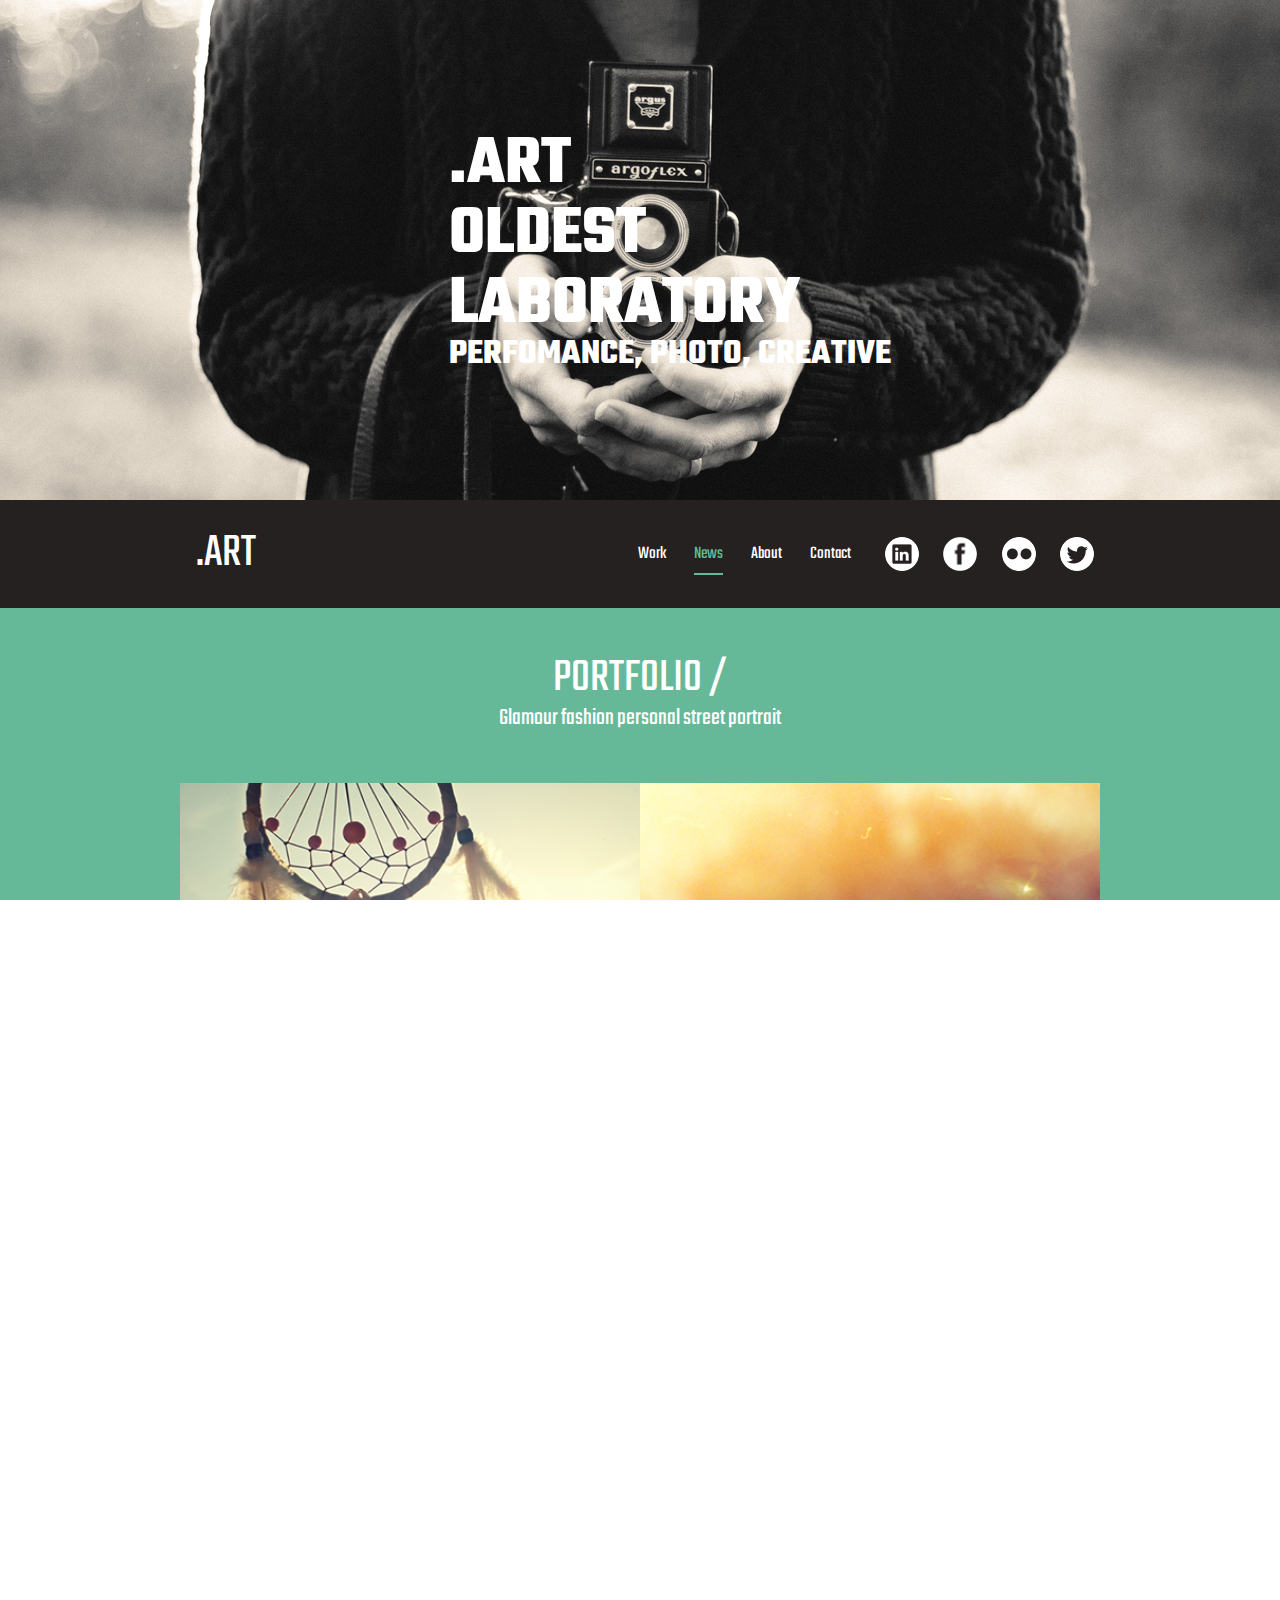
<file: art-lab/art-lab.html>
<!DOCTYPE html>
<html lang="en">
<head>
    <meta charset="UTF-8">
    <meta name="viewport" content="width=device-width, initial-scale=1.0">
    <meta http-equiv="X-UA-Compatible" content="ie=edge">
    <link rel="stylesheet" href="css/style.css">
    <script src="js/jquery.min.js"></script>
    <link href="https://fonts.googleapis.com/css?family=Teko:400,700" rel="stylesheet">
    <title>.Artlab</title>
</head>
<body>
  <div class="theme-background">
    <div class="wrapper">
      <h1>
        <span class="big-font">
            .ART<br>
            OLDEST<br>
            LABORATORY<br> 
        </span>
        <span class="small-font">
            PERFOMANCE, PHOTO, CREATIVE
        </span>
      </h1>
    </div>
  </div>  
  <header class="header">
    <div class="wrapper">
      <div class="logotype">.ART</div>
      <ul class="header-navigation">
        <li class="header-navigation__item"><a href="#">Work</a></li>
        <li class="header-navigation__item header-navigation__item--active"><a href="#">News</a></li>
        <li class="header-navigation__item"><a href="#">About</a></li>
        <li class="header-navigation__item"><a href="#">Contact</a></li>
      </ul>
      <ul class="header-socials">
          <li class="header-socials__item"><a href="#">in</a></li>
          <li class="header-socials__item"><a href="#">fb</a></li>
          <li class="header-socials__item"><a href="#">hz</a></li>
          <li class="header-socials__item"><a href="#">tw</a></li>
      </ul>
    </div>
  </header>  
  <section class="portfolio">
    <div class="wrapper">
      <h2>
        <span class="big-font"> PORTFOLIO / </span>
        <span class="small-font"> Glamour fashion personal street portrait</span>            
      </h2>
      <div class="portfolio-gallery">
        <div class="portfolio-gallery__item portfolio-gallery__item--h">
          <img src="img/gallery-img1.png" alt="image-1">
          <div class="portfolio-gallery__menu">
            <!-- <a href="#"> -->
              <div class="icon-zoom"></div>
            <!-- </a> -->
            <ul>
              <li>
                <a href="#">
                  <div class="icon-polaroid"></div>
                </a>
              </li>
              <li>
                <a href="#">
                  <div class="icon-link"></div>
                </a>
              </li>
              <li>
                <a href="#">
                  <div class="icon-info"></div>
                </a>
              </li>
              <li>
                <a href="#">
                  <div class="icon-like"></div>
                </a>
             </li>
            </ul>
           </div>
        </div>                    
        <div class="portfolio-gallery__item portfolio-gallery__item--h">
          <img src="img/gallery-img2.png" alt="image-2">
          <div class="portfolio-gallery__menu">
            <a href="#">
              <div class="icon-zoom"></div>
            </a>
            <ul>
              <li>
                <a href="#">
                  <div class="icon-polaroid"></div>
                </a>
              </li>
              <li>
                <a href="#">
                  <div class="icon-link"></div>
                </a>
              </li>
              <li>
                <a href="#">
                  <div class="icon-info"></div>
                </a>
              </li>
              <li>
                <a href="#">
                  <div class="icon-like"></div>
                </a>
             </li>
            </ul>
           </div>
        </div>                    
        <div class="portfolio-gallery__item portfolio-gallery__item--h">
          <img src="img/gallery-img2.png" alt="image-2">
          <div class="portfolio-gallery__menu">
            <a href="#">
              <div class="icon-zoom"></div>
            </a>
            <ul>
              <li>
                <a href="#">
                  <div class="icon-polaroid"></div>
                </a>
              </li>
              <li>
                <a href="#">
                  <div class="icon-link"></div>
                </a>
              </li>
              <li>
                <a href="#">
                  <div class="icon-info"></div>
                </a>
              </li>
              <li>
                <a href="#">
                  <div class="icon-like"></div>
                </a>
             </li>
            </ul>
          </div>
        </div>  
        <div class="portfolio-gallery__item portfolio-gallery__item--h">
                        <div class="portfolio-gallery__menu">
                          <a href="#">
                            <div class="icon-zoom"></div>
                          </a>
                          <ul>
                            <li>
                              <a href="#">
                                <div class="icon-polaroid"></div>
                              </a>
                            </li>
                            <li>
                              <a href="#">
                                <div class="icon-link"></div>
                              </a>
                            </li>
                            <li>
                              <a href="#">
                                <div class="icon-info"></div>
                              </a>
                            </li>
                            <li>
                              <a href="#">
                                <div class="icon-like"></div>
                              </a>
                           </li>
                          </ul>
            </div>
        </div>                   
        <div class="portfolio-gallery__item portfolio-gallery__item--v">
          <div class="portfolio-gallery__menu">
              <a href="#">
                <div class="icon-zoom"></div>
              </a>
              <ul>
                <li>
                  <a href="#">
                    <div class="icon-polaroid"></div>
                  </a>
                </li>
                <li>
                  <a href="#">
                    <div class="icon-link"></div>
                  </a>
                </li>
                <li>
                  <a href="#">
                    <div class="icon-info"></div>
                  </a>
                </li>
                <li>
                  <a href="#">
                    <div class="icon-like"></div>
                  </a>
               </li>
              </ul>
          </div>
        </div>                    
        <div class="portfolio-gallery__item portfolio-gallery__item--v">
          <img src="img/gallery-img2.png" alt="image-2">
          <div class="portfolio-gallery__menu">
            <a href="#">
              <div class="icon-zoom"></div>
            </a>
            <ul>
              <li>
                <a href="#">
                  <div class="icon-polaroid"></div>
                </a>
              </li>
              <li>
                <a href="#">
                  <div class="icon-link"></div>
                </a>
              </li>
              <li>
                <a href="#">
                  <div class="icon-info"></div>
                </a>
              </li>
              <li>
                <a href="#">
                  <div class="icon-like"></div>
                </a>
             </li>
            </ul>
          </div>
        </div>                    
        <div class="portfolio-gallery__item portfolio-gallery__item--v">
          <img src="img/gallery-img1.png" alt="image-1">
          <div class="portfolio-gallery__menu">
            <a href="#">
              <div class="icon-zoom"></div>
            </a>
            <ul>
              <li>
                <a href="#">
                  <div class="icon-polaroid"></div>
                </a>
              </li>
              <li>
                <a href="#">
                  <div class="icon-link"></div>
                </a>
              </li>
              <li>
                <a href="#">
                  <div class="icon-info"></div>
                </a>
              </li>
              <li>
                <a href="#">
                  <div class="icon-like"></div>
                </a>
             </li>
            </ul>
         </div>
        </div>                     
        <div class="portfolio-gallery__item portfolio-gallery__item--v">
          <img src="img/gallery-img8.png" alt="image-8">
          <div class="portfolio-gallery__menu">
            <a href="#">
              <div class="icon-zoom"></div>
            </a>
            <ul>
              <li>
                <a href="#">
                  <div class="icon-polaroid"></div>
                </a>
              </li>
              <li>
                <a href="#">
                  <div class="icon-link"></div>
                </a>
              </li>
              <li>
                <a href="#">
                  <div class="icon-info"></div>
                </a>
              </li>
              <li>
                <a href="#">
                  <div class="icon-like"></div>
                </a>
             </li>
            </ul>
          </div>
        </div>                      
        <div class="portfolio-gallery__item portfolio-gallery__item--n">
          <img src="img/gallery-img9.png" alt="image-9">
          <div class="portfolio-gallery__menu">
            <a href="#">
              <div class="icon-zoom"></div>
            </a>
            <ul>
              <li>
                <a href="#">
                  <div class="icon-polaroid"></div>
                </a>
              </li>
              <li>
                <a href="#">
                  <div class="icon-link"></div>
                </a>
              </li>
              <li>
                <a href="#">
                  <div class="icon-info"></div>
                </a>
              </li>
              <li>
                <a href="#">
                  <div class="icon-like"></div>
                </a>
             </li>
            </ul>
          </div>
        </div>  
         
        <div class="portfolio-gallery__item portfolio-gallery__item--n">
          <img src="img/gallery-img4.png" alt="image-6">
          <div class="portfolio-gallery__menu">
            <a href="#">
              <div class="icon-zoom"></div>
            </a>
            <ul>
              <li>
                <a href="#">
                  <div class="icon-polaroid"></div>
                </a>
              </li>
              <li>
                <a href="#">
                  <div class="icon-link"></div>
                </a>
              </li>
              <li>
                <a href="#">
                  <div class="icon-info"></div>
                </a>
              </li>
              <li>
                <a href="#">
                  <div class="icon-like"></div>
                </a>
             </li>
            </ul>
          </div>
        </div>  
          
        <div class="portfolio-gallery__item portfolio-gallery__item--n">
          <img src="img/gallery-img7.png" alt="image-7">
          <div class="portfolio-gallery__menu">
            <a href="#">
              <div class="icon-zoom"></div>
            </a>
            <ul>
              <li>
                <a href="#">
                  <div class="icon-polaroid"></div>
                </a>
              </li>
              <li>
                <a href="#">
                  <div class="icon-link"></div>
                </a>
              </li>
              <li>
                <a href="#">
                  <div class="icon-info"></div>
                </a>
              </li>
              <li>
                <a href="#">
                  <div class="icon-like"></div>
                </a>
             </li>
            </ul>
          </div>
        </div>                     
        <div class="portfolio-gallery__item portfolio-gallery__item--n">
          <img src="img/gallery-img8.png" alt="image-8">
          <div class="portfolio-gallery__menu">
            <a href="#">
              <div class="icon-zoom"></div>
            </a>
            <ul>
              <li>
                <a href="#">
                  <div class="icon-polaroid"></div>
                </a>
              </li>
              <li>
                <a href="#">
                  <div class="icon-link"></div>
                </a>
              </li>
              <li>
                <a href="#">
                  <div class="icon-info"></div>
                </a>
              </li>
              <li>
                <a href="#">
                  <div class="icon-like"></div>
                </a>
             </li>
            </ul>
          </div>
        </div> 

        <div class="portfolio-gallery__item portfolio-gallery__item--h">
          <img src="img/gallery-img1.png" alt="image-1">
          <div class="portfolio-gallery__menu">
            <a href="#">
              <div class="icon-zoom"></div>
            </a>
            <ul>
              <li>
                <a href="#">
                  <div class="icon-polaroid"></div>
                </a>
              </li>
              <li>
                <a href="#">
                  <div class="icon-link"></div>
                </a>
              </li>
              <li>
                <a href="#">
                  <div class="icon-info"></div>
                </a>
              </li>
              <li>
                <a href="#">
                  <div class="icon-like"></div>
                </a>
             </li>
            </ul>
          </div>
        </div>  
        <div class="portfolio-gallery__item portfolio-gallery__item--n">
          <img src="img/gallery-img9.png" alt="image-9">
          <div class="portfolio-gallery__menu">
            <a href="#">
              <div class="icon-zoom"></div>
            </a>
            <ul>
              <li>
                <a href="#">
                  <div class="icon-polaroid"></div>
                </a>
              </li>
              <li>
                <a href="#">
                  <div class="icon-link"></div>
                </a>
              </li>
              <li>
                <a href="#">
                  <div class="icon-info"></div>
                </a>
              </li>
              <li>
                <a href="#">
                  <div class="icon-like"></div>
                </a>
             </li>
            </ul>
          </div>
        </div>                      
        <div class="portfolio-gallery__item portfolio-gallery__item--n">
          <img src="img/gallery-img10.png" alt="image-10">
          <div class="portfolio-gallery__menu">
            <a href="#">
              <div class="icon-zoom"></div>
            </a>
            <ul>
              <li>
                <a href="#">
                  <div class="icon-polaroid"></div>
                </a>
              </li>
              <li>
                <a href="#">
                  <div class="icon-link"></div>
                </a>
              </li>
              <li>
                <a href="#">
                  <div class="icon-info"></div>
                </a>
              </li>
              <li>
                <a href="#">
                  <div class="icon-like"></div>
                </a>
             </li>
            </ul>
           </div>
        </div>                     
        <div class="portfolio-gallery__item portfolio-gallery__item--n">
          <img src="img/gallery-img5.png" alt="image-6">
          <div class="portfolio-gallery__menu">
            <a href="#">
              <div class="icon-zoom"></div>
            </a>
            <ul>
              <li>
                <a href="#">
                  <div class="icon-polaroid"></div>
                </a>
              </li>
              <li>
                <a href="#">
                  <div class="icon-link"></div>
                </a>
              </li>
              <li>
                <a href="#">
                  <div class="icon-info"></div>
                </a>
              </li>
              <li>
                <a href="#">
                  <div class="icon-like"></div>
                </a>
             </li>
            </ul>
          </div>
        </div>                     
        <div class="portfolio-gallery__item portfolio-gallery__item--n">
          <img src="img/gallery-img7.png" alt="image-7">
          <div class="portfolio-gallery__menu">
            <a href="#">
              <div class="icon-zoom"></div>
            </a>
            <ul>
              <li>
                <a href="#">
                  <div class="icon-polaroid"></div>
                </a>
              </li>
              <li>
                <a href="#">
                  <div class="icon-link"></div>
                </a>
              </li>
              <li>
                <a href="#">
                  <div class="icon-info"></div>
                </a>
              </li>
              <li>
                <a href="#">
                  <div class="icon-like"></div>
                </a>
             </li>
            </ul>
          </div>
        </div>                     
        <div class="portfolio-gallery__item portfolio-gallery__item--h">
          <img src="img/gallery-img2.png" alt="image-1">
          <div class="portfolio-gallery__menu">
            <!-- <a href="#"> -->
              <div class="icon-zoom"></div>
            <!-- </a> -->
            <ul>
              <li>
                <a href="#">
                  <div class="icon-polaroid"></div>
                </a>
              </li>
              <li>
                <a href="#">
                  <div class="icon-link"></div>
                </a>
              </li>
              <li>
                <a href="#">
                  <div class="icon-info"></div>
                </a>
              </li>
              <li>
                <a href="#">
                  <div class="icon-like"></div>
                </a>
             </li>
            </ul>
           </div>
        </div>  
      </div>
    </div>
  </section>  
  <section class="citate">
    <div class="wrapper">
      <blockquote class="citate-item">
        <div class="citate-item__text">
                Lorem ipsum dolor sit amet consectetur adipisicing elit.
                Rerum commodi consequuntur molestias. porin sunpsam. 
        </div>
        <div class="citate-item__author">
               Lorem ipsum 
        </div>
      </blockquote>
    </div>
  </section>  


  <section class="news">
    <h2><span class="font">NEWS /</span></h2>
    <div class="wrapper post">

      <div class="news__left">
        <div class="post__info">
          <div class="post__date">23 September 2018</div>
          <div class="post__category">Glamour, Fashion</div>
        </div>
        <h3>Duis dapibus aliquam mi, eget euismod sem scelerisque ut.</h3>
        <div class="post__img"></div>
        <div class="post__text">
                Nunc nec massa et risus iaculis interdum et sed mi. Nam viverra 
                ac neque eu aliquet. Maecenas posuere, neque non vestibulum 
                sodales, arcu diam interdum nulla, in molestie magna magna vitae 
                justo. Aenean semper volutpat sapien eu porta. Etiam vestibulum 
                pharetra risus vel ultricies.
        </div>
        <a href="#"> Read more...</a>
      </div>  
      <div class="news__right">
        <h4>TAGS</h4>
        <ul class="post__tags-list">
          <li class="post__tag">Glamour</li>
          <li class="post__tag">Street</li>
          <li class="post__tag">Personal</li>
          <li class="post__tag">Portrait</li>
          <li class="post__tag">B&W</li>
          <li class="post__tag">Nude</li>
          <li class="post__tag">Wedding</li>
          <li class="post__tag">Fashion</li>
          <li class="post__tag">Kids</li>
        </ul>
        <div class="post__lable">from the <span>BLOG</span></div>
        <ul class="post__news-list">
          <li class="post__news-item">
            <div class="post__news-img"></div>
            <div class="post__news-text">
              <p>
                Lorem ipsum dolor sit,
                amet consectetur adipisicing
                elit. Commodi autem esse vero
                doloremque, laborum ducimus quae
              </p>
              <span>26 Aug, 2018</span>
            </div>
          </li>
          <li class="post__news-item">
            <div class="post__news-img"></div>
            <div class="post__news-text">
              <p>
                Lorem ipsum dolor sit,
                amet consectetur adipisicing
                elit. Commodi autem esse vero
                doloremque, laborum ducimus quae
              </p>
              <span>26 Aug, 2018</span>
            </div>      
          </li>
        </ul>
      </div>
    </div>
  </section>  


  <section class="sponsors">
    <div class="wrapper">
      <img src="img/canon-logo.png" alt="canon" class="sponsors__img">
      <img src="img/nikon-logo.png" alt="nikon" class="sponsors__img">
      <img src="img/manfrotto-logo.png" alt="manfrotto" class="sponsors__img">
      <img src="img/prolight-logo.png" alt="prolight-logo" class="sponsors__img">
    </div>
  </section>  

  <section class="bio">
      <h2><span class="font">BIO /</span></h2>
    <div class="wrapper">
        <div class="bio__left">
          <span class="bio_name">John Smits</span>
          <div class="bio__image"></div>
          <ul class="bio__socials">
              <li class="bio-socials__item"><a href="#">in</a></li>
              <li class="bio-socials__item"><a href="#">fb</a></li>
              <li class="bio-socials__item"><a href="#">hz</a></li>
              <li class="bio-socials__item"><a href="#">tw</a></li>
          </ul>
        </div>
        <div class="bio__right">
            <h4> Best Solution is the simplest IDEA!</h4>
            <p>
              Lorem, ipsum dolor sit amet consectetur adipisicing elit.
              Sint possimus voluptatem, deserunt commodi, 
              molestiae inventore, reprehenderit alias facilis mollitia
              ratione explicabo perferendis necessitatibus 
              et doloribus ipsa! Placeat aperiam alias doloremque!
              Lorem, ipsum dolor sit amet consectetur adipisicing elit.
              Sint possimus voluptatem, deserunt commodi, 
              molestiae inventore, reprehenderit alias facilis mollitia
              ratione explicabo perferendis necessitatibus 
              et doloribus ipsa! Placeat aperiam alias doloremque!
            </p>
            <p>
              Lorem, ipsum dolor sit amet consectetur adipisicing elit.
              Sint possimus voluptatem, deserunt commodi, 
              molestiae inventore, reprehenderit alias facilis mollitia
              ratione explicabo perferendis necessitatibus 
              et doloribus ipsa! Placeat aperiam alias doloremque!
             </p>
          </div>
      </div>   
    </div>
  </section>  



  <section class="contact">
    <div class="wrapper">
      <h2><span class="font">CONTACT /</span></h2>
      <div class="contact__list">
        <div class="tel">+39 123 45678 90</div>
        <div class="email"><a href="#">CONTACT@SMITS.ME</a> </div>
        <div class="address">124 Avenue street, Los Angeles, California</div>
      </div>
      <div class="copyright">© Copyright 2013 The Uncreative Lab, All Rights Reserved</div>
    </div>
  </section>  
    

  <script src="js/script.js"></script> 
</body>
</html>
</file>
<file: css/style.css>
* {
    box-sizing: border-box;
}


body {
    min-width: 320px;
    
    margin: 0;
    padding: 0;
    font-size: 18px;
    line-height: 27px;
    /* font-family: 'Maven Pro', sans-serif; */
    font-family: 'Roboto', sans-serif;
    color: #333333;
    font-style: normal;
    background-color: #fff;
    background: url("../img/retina_wood.png") ;
  }

a {
    text-decoration: none;
    color: #000;
   }

ul {
    list-style: none;
    margin: 0;
    padding: 0;
}


.visually-hidden:not(:focus):not(:active) {
    position: absolute !important;
    clip: rect(1px 1px 1px 1px);
    /* IE6, IE7 */
    clip: rect(1px, 1px, 1px, 1px);
    padding: 0 !important;
    border: 0 !important;
    height: 1px !important;
    width: 1px !important;
    overflow: hidden; }

/************************************/
/*********     header   **********/
/************************************/


.page-header {
    top: 0;
    margin-left: 0;
    width: 100%;
    height: 8vh;
    
    background-color: #3661A2;
    box-shadow: 0px 1px 5px 0px #3b3b3b;
    margin-bottom: 3px;
    position: fixed;
    z-index: 999;
}

.page-header__wrapper {
    margin: 0 auto;
    padding: 0 20px;
    max-width: 1200px; 
    
    
    display: flex;
    
    justify-content: space-around;
    border-bottom: 2px solid transparent;  
}

.page-header__logo-wrapper {
    height: 8vh;
    
    font-size: 24px;
    
    z-index: 100;
    line-height: 24px;
    
    font-weight: bold;
    color: #fff;
    text-align: center;
    cursor: pointer;

    display: flex;
    align-items: center;
    flex-grow: 1;
}
.logo1 {
    width: 70px;
    height: 51px;
    background: url("../img/logo.png");
    background-size: cover;
    
}

.logo2 {
    margin-left: 5px;
    width: 206px;
    height: 27px;
    background: url("../img/logo2.png");
    background-size: cover;
    
}

.page-header__nav-wrapper {
    display: flex;
    flex-wrap: wrap;
    justify-content: space-around;
    flex-grow: 1;
    position: relative;
}
.page-header__nav-item {
    line-height: 8vh;
    font-size: 22px;
    color: #fff;
    

    cursor: pointer;
    padding: 0 20px;
    display: block;
   
    transition:  transform ease 0.3s; 
    position: relative;  
}

.active::before{
    content: "";
    position: absolute;
    left: -15px;
    top: 39%;
    
    width: 28px;
    height: 20px;
    background: url("../img/logo.png");
    background-size: cover;
}

.page-header__nav-item:nth-child(1):hover {   
    transform: translateX(-5px);   
}
.page-header__nav-item:nth-child(2):hover  {  
    transform: translateX(-5px);  
}
.page-header__nav-item:nth-child(3):hover  {  
    transform: translateX(-5px);   
}

.contacts-block {
    position: absolute;
    visibility: hidden;
    text-align: center;
    padding-top:9px;
    height: 40px;
    width: 350px;
    font-size: 18px;
    margin-top: 7px;
    margin-left: -255px;
    line-height: 18px;
    color: #fff;
    background-color: #3661A2;
    border-radius: 3px;
    box-shadow: 0 0 5px 1px rgb(163, 161, 161);
    
    opacity: 0;
    transition: opacity ease 1s;  
}
.page-header__nav-item:hover .contacts-block {
    visibility: visible;
    opacity: 1;
}

@media(max-width:768px){

    .contacts-block {
        display: none;
    }
    .page-header {
        
        /* height: 8vh; */
        height:85px;
    }
    .page-header__wrapper { 
        width: 100%;
        padding: 0;
        margin: 0;
        display: flex;
        align-items: center;
        justify-content: center;
        flex-direction: column;
    }
    .page-header__logo-wrapper {
        padding-left: 0;
        
        height:85px;
        cursor: pointer;
    }

    .page-header__nav-wrapper {
        display: none;
        
    }  
}
/************************************/
/*********     portfolio   **********/
/************************************/
.page-main__wrapper {
    margin: 8vh auto; 
    margin-bottom: 0;
    padding: 0 20px;
    max-width: 1200px;   
}

.page-main__portfolio-item {
    padding: 20px 0;
    margin-top: 20px;
   
    width: 100%;
    background: rgba(255,255,255, 1);
    box-shadow: 0 0 5px 0px #8a8888;

    display: flex;
    
    align-items: flex-start;
    justify-content: space-around;
}

.site-item__image {
    position: relative;
    flex-basis: 30%;
    width: 300px;
    height: 300px;
    min-width: 300px;
    min-height: 300px;
    max-width: 300px;
    max-height: 300px;
    margin: 20px;
    
    background: url("../img/desktop.webp") no-repeat;
    background-size: contain;
}
.site-item__image-pc {
    top: 0;
    left: 0;
    width: 93%;
    height: 60%;
    
    margin-top: 10px;
    margin-left: 10px;
    
    position: absolute;
    
    background: url("../img/port-logo-pc.png") no-repeat 50% 50%;
    background-size:  cover;
}

.site-item__image-pc2 {
    top: 0;
    left: 0;
    width: 93%;
    height:60%;
    
    margin-top: 10px;
    margin-left: 10px;

    position: absolute;
    
    background: url("../img/port-logo-pc2.png") no-repeat 50% 50%;
    background-size:  cover;
}

.site-item__image-pc3 {
    top: 0;
    left: 0;
    width: 93%;
    height:60%;
    
    margin-top: 10px;
    margin-left: 10px;

    position: absolute;
    
    background: url("../img/port-logo-pc3.png") no-repeat 50% 50%;
    background-size:  cover;
}

.site-item__text-wrapper {
    
    flex-basis: 50%;
    
    display: flex;
    flex-direction: column;
    align-items: flex-start;
    justify-content: space-between;
    
}

.site-item__button{
    margin-top: 20px;
    width: 200px;
    text-align: center;
    padding: 8px;
    color: #fff;
    background-color: #3661A2;
    border: none;
    border-radius: 3px;
    cursor: pointer; 
    transition: box-shadow 0.2s;
}

.site-item__button:hover {
    box-shadow: 0 0 10px 0px #706e6e;
}

@media(max-width:768px) {
    .page-main__wrapper {
        padding: 10px 0;
    }
    .page-main__portfolio-item {
        flex-wrap: wrap;  
    }

    .site-item__text-wrapper {
        flex-basis: 80%; 
        align-items: center;
        
    }
}
/************************************/
/*********     main-page   **********/
/************************************/

.page-main {
    width: 100%;  
}

.button-slide-down { 
    display: none;
    top: 75%;
    margin-left: 90%;
    
    color: #fff;
    background-color: #3661A2;
    box-shadow: 0 0 3px 0px #888686;
    cursor: pointer; 
    transition: box-shadow 0.2s;
    padding: 20px;
    
    border: none;
    border-radius: 50%;
    position: fixed;
    z-index: 999;
    animation: bounce 2s infinite 2s; 
}
@keyframes bounce {
    0%,
    100%,
    20%,
    50%,
    80% {
      
      transform: translateY(0);
    }
    40% {
      
      transform: translateY(-10px);
    }
    60% {
      
      transform: translateY(-5px);
    }
  }

.button-slide-down-block{ 
    margin: 0 auto;
    width:18px;
    height: 13px;
    transform: rotate(180deg);
    background: url("../img/angle.png") no-repeat; 
}

.button-slide-down:hover { 
    box-shadow: 0 0 4px 1px #3a3939;
}

.intro-wrapper {  
    margin: 60px auto;
    padding: 0 20px;
    max-width: 1200px; 
    
     
    position: relative;
}

.page-main__intro {
    width: 100%;
    display: flex;
    justify-content: space-between;
}

.intro__left{
    display: flex;
    flex-direction: column;
    justify-content: space-around;
    align-items: center;
    flex-basis: 28%;
    
    background-color: #fff;
    box-shadow: 0 0 5px 0px #8a8888;
 
}

.intro__left-title {
    text-align: center;
}

.intro__left-avatar {
    
    width: 180px;
    height: 180px;
   
    border-radius: 50%;
    background: url("../img/photo.jpg") no-repeat 30% 30%;
    background-size: cover;
    box-shadow: 0 1px 8px 0px rgb(63, 61, 61) inset;
    
}



.intro__left-content-wrapper {
    text-align: center;
    width: 90%;
}

.intro__left-content {
    
    text-indent: 5%;
    text-align: center;
    line-height: 27px;
    
}




/* .intro__left-contacts {
    width: 170px;
    text-align: center;
    padding: 2px;
    color: #fff;
    background-color: #3661A2;
    
    border-radius: 3px;
    cursor: pointer; 
    transition: box-shadow 0.2s;
    display: none;
} */

.intro__left-contacts--item {
    display: none;
    
}
.display {
    display: block;
    
}
.intro__left-contacts:hover { 
    box-shadow: 0 0 8px 1px #888686;
}



.intro__right {
    flex-basis: 71%;
    background-color: #fff;
    box-shadow: 0 0 5px 0px #8a8888;
    
    
}

.intro__right-hello {
    font-weight: bold;
}
.intro__right-content {
    text-align: left;
    padding:20px 20px; 
    
    
    line-height: 28px;
      
}



.intro__right2 {
    margin-top: 20px;
    padding-bottom: 30px;
    
    flex-basis: 100%;
    background-color: #fff;
    box-shadow: 0 0 5px 0px #8a8888;
    display: flex;
    flex-direction: column;
    justify-content: space-between;
 
}

.intro__right2-image {
    height: 200px;
    width: auto;
    background: url("../img/workspace.jpg") no-repeat 90% 50%;
    background-size: cover;
    box-shadow: 0 -1px 4px 0px #616161 inset;
}
.intro__right2-content {
    text-align: left;
    padding-top: 20px; 
    padding-left: 40px;
    
    line-height: 27px;
    position: relative;
}

.intro__right2-content p::before {
    content: "";
    position: absolute;
    left: 22px;
    margin-top: 10px;
    
    
    width: 6px;
    height: 6px;

    border-radius: 50%;
    background-color: #3661A2;
}

@media(max-width:768px){
    .intro-wrapper {
        padding: 0;
        width: 100%;
    }
    .button-slide-down, .button-slide-down-block {
        visibility: hidden;
    }
    .page-main__intro {
        margin-top:0;
        flex-direction: column;  
    }
    .intro__left {
        width: 100%;
        display: flex;
        flex-direction: row; 
        justify-content: space-around;  
    }
    .intro__left-avatar {
        margin:20px;
        width:80px;
        height: 80px;         
    }
    .intro__left-title, 
    .intro__left-content {
        display: none;
    }

    .intro__left-content-wrapper {
        display: none;
    }

    .intro__left-contacts--item {
        display: flex;
        text-align: center;
        padding: 4px 5px;
        color: #fff;
        background-color: #3661A2;
       
        border-radius: 3px;
        cursor: pointer; 
        transition: box-shadow 0.2s;
        
        
    }


    .intro__right {
        margin-top: 0px;
        background-color: #fff;
        box-shadow: none;
        border-top: 2px solid #eaeaea;

    }
    

    .intro__right-content {
        text-align: center;
        margin: 0 auto;
      
    }

    
    .intro__right2 {
        margin-top: 0px;
        padding-bottom: 30px;

        background-color: #fff;
        box-shadow: 0 0 5px 0px rgb(219, 214, 214);
      
        }
    .intro__right2-image {
        height: 100px;
        width: auto;
        background: url("../img/workspace.jpg") no-repeat 90% 70%;
        background-size: cover;
        box-shadow: 0 -1px 4px 0px #616161 inset;
    }
    .intro__right2-content {
        text-align: left;
        padding-top: 5px; 
        padding-left: 30px;
        
        line-height: 24px;
        position: relative;
    }
    .intro__right2-content p::before {
        left: 12px;
        margin-top: 8px;

        width: 8px;
        height: 8px; 
    }
}


/************************************/
/*********    footer  **********/
/************************************/

.page-footer{
    margin-top: 20px;
    width: 100%;
    background-color: #3661A2;
    color: #fff;
    padding: 20px 0;
    box-shadow: 0 2px 5px 2px rgb(83, 81, 81);
}

.page-footer__wrapper {
    margin: 0 auto; 
    padding: 0 20px;
    max-width: 1200px; 

    display: flex;
    justify-content: space-around;
}

@media(max-width:768px){
    .page-footer__wrapper {
        width: 90%;
    }
}
</file>
<file: barber/css/style.css>
@font-face {
  font-weight: normal;
  font-family: "PT Sans Narrow";
  font-style: normal;
  src: url("fonts/ptsansnarrow.woff2") format("woff2"), url("fonts/ptsansnarrow.woff") format("woff"); }

@font-face {
  font-weight: bold;
  font-family: "PT Sans Narrow";
  font-style: normal;
  src: url("fonts/ptsansnarrowbold.woff2") format("woff2"), url("fonts/ptsansnarrowbold.woff") format("woff"); }

body {
  min-width: 320px;
  margin: 0;
  padding: 0;
  font-size: 18px;
  line-height: 27px;
  font-family: "Arial", sans-serif;
  color: #000;
  font-style: normal;
  background-color: #353535; }

a {
  text-decoration: none; }

.visually-hidden:not(:focus):not(:active) {
  position: absolute !important;
  clip: rect(1px 1px 1px 1px);
  /* IE6, IE7 */
  clip: rect(1px, 1px, 1px, 1px);
  padding: 0 !important;
  border: 0 !important;
  height: 1px !important;
  width: 1px !important;
  overflow: hidden; }

/*    page header   */
.page-header {
  display: flex;
  flex-direction: column; }

.page-header__logo {
  height: 85px;
  text-align: center; }

.page-header__logo img {
  width: 226px;
  margin-top: 30px; }

@media (min-width: 768px) {
  .page-header__logo {
    order: 2;
    width: 100%;
    height: 400px;
    background-color: #000;
    background-image: url("../img/bg-header.png");
    background-repeat: no-repeat;
    background-position: center -9px;
    z-index: -1; }
  .page-header__logo img {
    display: block;
    width: 370px;
    height: auto;
    margin: 0 auto;
    margin-top: 40px;
    background: url("../img/logotype-tablet.png"); } }

@media (min-width: 1200px) {
  .page-header__logo {
    height: 648px;
    background-position: center 0;
    background-size: cover; }
  .page-header__logo img {
    margin-top: 57px;
    background: url("../img/logotype-desktop.png"); } }

/*
.page-header,
page-header__logo {
    .no-outline();    
}
*/
/*   main-nav  */
.main-nav {
  position: relative;
  width: 100%;
  min-height: 51px;
  margin: 0 auto;
  background-color: #856250; }

.main-nav__toggle {
  position: absolute;
  top: 0;
  right: 0;
  z-index: 2;
  display: block;
  width: 70px;
  height: 50px;
  background-color: #6a4d38;
  cursor: pointer;
  border: none; }
  .main-nav__toggle:focus, .main-nav__toggle:active {
    background-color: #624530; }

.main-nav--closed .main-nav__toggle::before {
  content: "";
  top: 15px;
  left: 17px;
  position: absolute;
  width: 36px;
  height: 2px;
  background-color: #fff;
  box-shadow: 0 8px 0 0 #ffffff, 0 16px 00 #ffffff; }

.main-nav--closed .main-nav__toggle:active::before {
  background-color: rgba(255, 255, 255, 0.3);
  box-shadow: 0 8px 0 0 rgba(255, 255, 255, 0.3), 0 16px 0 rgba(255, 255, 255, 0.3); }

.main-nav--opened .main-nav__toggle {
  top: 0;
  left: 0;
  right: auto; }
  .main-nav--opened .main-nav__toggle::before, .main-nav--opened .main-nav__toggle::after {
    content: "";
    position: absolute;
    top: 24px;
    left: 20px;
    width: 30px;
    height: 2px;
    background-color: #fff; }
  .main-nav--opened .main-nav__toggle::before {
    transform: rotate(-45deg); }
  .main-nav--opened .main-nav__toggle::after {
    transform: rotate(45deg); }
  .main-nav--opened .main-nav__toggle:active::before, .main-nav--opened .main-nav__toggle:active::after {
    background-color: rgba(255, 255, 255, 0.3); }

.main-nav__list {
  margin: 0;
  padding: 0;
  list-style: none; }

@media (max-width: 767px) {
  .main-nav--closed .site-list__item {
    display: none; }
    .main-nav--closed .site-list__item--active {
      display: block; }
  .main-nav--closed .site-list__item--active a {
    padding-right: 70px;
    padding-left: 70px;
    text-align: center; }
  .main-nav--closed .user-list__item {
    display: none; }
  .main-nav--opened .main-nav__wrapper {
    position: absolute;
    top: 0;
    right: 0;
    left: 70px;
    z-index: 10;
    background-color: #6a4d38; }
  .main-nav--opened .main-nav__wrapper::before {
    content: "";
    position: absolute;
    top: 0;
    left: 0;
    z-index: 2;
    width: 7px;
    height: 100%;
    box-shadow: inset 4px 0 7px -2px rgba(0, 0, 0, 0.4); }
  .main-nav--nojs .main-nav__toggle {
    display: none; }
  .main-nav--nojs .main-nav__wrapper {
    position: static;
    min-height: 0; }
  .main-nav--nojs .site-list__item {
    display: block; }
  .main-nav--nojs .site-list__item--active a {
    padding-right: 21px;
    padding-left: 21px;
    text-align: left; }
  .main-nav--nojs .user-list__item {
    display: block;
    background-color: #6a4d38; } }

@media (min-width: 768px) {
  .main-nav {
    width: 100%;
    margin: 0 auto;
    background-color: #000; }
  .main-nav__wrapper {
    display: flex;
    justify-content: space-between;
    width: 85%;
    margin: 0 auto; }
  .main-nav__toggle {
    display: none; } }

@media (min-width: 1200px) {
  .main-nav__wrapper {
    width: 80%; } }

/*  site-list   */
.site-list {
  font-weight: bold; }

.site-list a {
  display: block;
  padding: 12px 21px;
  padding-bottom: 13px;
  font-size: 18px;
  line-height: 24px;
  color: #fff;
  text-transform: uppercase;
  text-decoration: none;
  background-color: #826550;
  border-top: 1px solid #886e5b;
  border-bottom: 1px solid #71543f; }

.site-list a[href]:hover {
  background-color: #755a46;
  border-top-color: #755a46; }

.site-list a[href]:-moz-window-inactive {
  color: rgba(255, 255, 255, 0.3);
  background-color: #6a4d38;
  border-top-color: #6a4d38; }

@media (min-width: 768px) {
  .site-list {
    display: flex;
    flex-wrap: wrap;
    justify-content: flex-start;
    width: 570px; }
  .site-list__item {
    margin-right: 32px; }
    .site-list__item:last-child {
      margin-right: 0; }
    .site-list__item--active {
      position: relative; }
      .site-list__item--active::after {
        content: "";
        position: absolute;
        right: 0;
        bottom: -3px;
        left: 0;
        height: 3px;
        background-color: #826550; }
  .site-list__item a {
    padding: 0;
    padding-top: 25px;
    padding-bottom: 23px;
    font-size: 15px;
    background: none;
    border: none; }
  .site-list__item a[href]:hover {
    color: #826550;
    background-color: #000; }
  .site-list__item a[href]:active {
    color: #fff;
    background-color: #000;
    opacity: 0.3; } }

@media (min-width: 1200px) {
  .site-list {
    width: 780px;
    background-color: #000; }
  .site-list__item {
    margin-right: 0; }
    .site-list__item--active::after {
      right: 30px;
      left: 30px; }
  .site-list__item a {
    padding-right: 31px;
    padding-left: 31px;
    font-size: 16px; }
  .site-list__item a[href]:hover {
    color: #000000;
    background-color: #fff; }
  .site-list__item a[href]:active {
    color: rgba(0, 0, 0, 0.3);
    background-color: #fff;
    opacity: 1; } }

/*   user-list */
.user-list__login {
  position: relative;
  display: block;
  padding: 17px 21px;
  padding-left: 49px;
  line-height: 18px;
  color: #fff;
  text-decoration: none; }

.user-list__login-icon {
  position: absolute;
  top: 16px;
  left: 20px;
  width: 16px;
  height: 16px; }

@media (min-width: 768px) {
  .user-list {
    width: 60px; }
  .user-list__login {
    width: 60px;
    height: 70px;
    padding: 0;
    font-size: 0; }
  .user-list__login-icon {
    top: 29px;
    left: 32px; } }

@media (min-width: 1200px) {
  .user-list {
    width: auto;
    max-width: 160px; }
  .user-list__login {
    position: relative;
    width: auto;
    height: auto;
    padding-top: 25px;
    padding-right: 30px;
    padding-bottom: 23px;
    padding-left: 50px;
    font-size: 17px;
    line-height: 24px;
    font-weight: bold;
    text-transform: uppercase;
    text-decoration: none; }
    .user-list__login:hover {
      color: #000000;
      background-color: #fff; }
    .user-list__login:active {
      color: rgba(0, 0, 0, 0.3);
      background-color: #fff; }
    .user-list__login:hover .user-list__login-icon {
      opacity: 0.3; }
    .user-list__login .user-list__login-icon {
      left: 15px; } }

/*   stats   */
.stats {
  width: 100%;
  margin: 0 auto; }

.stats__header {
  padding-top: 30px;
  padding-right: 40px;
  padding-bottom: 25px;
  padding-left: 40px;
  color: #000;
  background-color: #fff; }

.stats__slogan {
  display: block;
  margin-bottom: 15px;
  font-style: 30px;
  line-height: 30px;
  font-weight: bold;
  text-align: center;
  text-transform: uppercase; }

.stats__intro {
  margin: 0;
  font-size: 20px;
  line-height: 27px;
  text-align: center; }

.stats__legend {
  display: block;
  font-size: 20px;
  line-height: 20px; }

.stats__legend--bottom {
  padding-top: 20px;
  padding-bottom: 14px;
  text-align: center;
  color: rgba(255, 255, 255, 0.3);
  background-color: #353535; }

.stats__legend--top {
  display: none; }

.stats__legend sup {
  top: -0.25em;
  font-size: 90%; }

.stats__list {
  width: 100%;
  border-collapse: collapse; }

.stats__list tr {
  color: #fff;
  background-color: #404040; }
  .stats__list tr:nth-child(2) {
    background-color: #4e4e4e; }
  .stats__list tr:nth-child(3) {
    background-color: #353535; }
  .stats__list tr:nth-child(4) {
    background-color: #404040; }

.stats__value,
.stats__field {
  width: 50%;
  padding: 20px;
  padding-bottom: 19px;
  vertical-align: top; }

.stats__value {
  padding-right: 0;
  font-size: 36px;
  line-height: 36px; }

.stats__value sup {
  position: absolute;
  margin-top: -9px;
  margin-left: 5px; }

.stats__field {
  padding-left: 0;
  font-size: 18px;
  line-height: 18px;
  text-align: right; }

@media (min-width: 768px) {
  .stats {
    width: 640px;
    margin-top: -214px;
    min-height: 0; }
  .stats__list {
    display: flex; }
  .stats__header {
    position: relative;
    display: flex;
    flex-wrap: wrap;
    justify-content: space-between;
    min-height: 129px; }
    .stats__header::before {
      content: "";
      position: absolute;
      top: 27px;
      left: -15px;
      border: 15px solid transparent;
      border-bottom-color: #fff;
      transform: rotate(45deg); }
  .stats__slogan {
    width: 240px;
    margin-top: 10px;
    font-size: 32px;
    line-height: 32px;
    text-align: left;
    text-transform: none; }
  .stats__intro {
    width: 210px;
    margin-top: 5px;
    padding-right: 37px;
    text-align: left; }
  .stats__legend--top {
    display: block;
    width: 240px;
    color: rgba(0, 0, 0, 0.3); }
  .stats__legend--bottom {
    display: none; }
  .stats__list tbody {
    display: flex;
    flex-wrap: wrap; }
  .stats__list tr {
    width: 250px;
    padding: 25px 35px;
    padding-bottom: 28px; }
  .stats__list td {
    display: block;
    width: auto;
    padding: 0; }
  .stats__value {
    margin-bottom: 7px;
    font-size: 60px;
    line-height: 60px; }
  .stats__field {
    font-size: 20px;
    line-height: 27px;
    text-align: left; }
  .stats__field br {
    display: none; } }

@media (min-width: 1200px) {
  .stats {
    display: flex;
    width: 960px;
    margin-top: -180px; }
  .stats__header {
    display: block;
    width: 240px; }
    .stats__header::before {
      top: 22px; }
  .stats__slogan {
    width: auto;
    margin-bottom: 42px; }
  .stats__intro {
    width: auto;
    margin-bottom: 32px;
    padding-right: 30px; }
  .stats__legend--top {
    width: auto; }
  .stats__list {
    display: flex;
    width: 640px; } }

.advantages {
  width: 100%;
  margin: 0 auto;
  position: relative; }

.advantages__wrapper {
  padding: 40px 0; }

.advantages__list {
  padding: 0;
  margin: 0;
  list-style: none; }

.advantages__item:nth-child(1) {
  background-image: url(../img/advantage-1-illustration.png);
  background-repeat: no-repeat;
  background-position: 50% 0;
  display: block; }

.advantages__item:nth-child(2) {
  background-image: url(../img/advantage-2-illustration.png);
  background-repeat: no-repeat;
  background-position: 50% 0;
  display: none; }

.advantages__item:nth-child(3) {
  background-image: url(../img/advantage-3-illustration.png);
  background-repeat: no-repeat;
  background-position: 50% 0;
  display: none; }

.advantages__item {
  font-size: 20px;
  padding: 0 40px;
  padding-top: 100px;
  text-align: center;
  color: #fff; }

.advantages__title {
  margin-bottom: 0;
  font-size: 32px;
  text-transform: uppercase; }

.advantages__toggles {
  display: flex;
  justify-content: center; }

.slider__toggle {
  width: 15px;
  height: 15px;
  cursor: pointer;
  border: 1px solid #fff;
  margin: 0 14px;
  transform: rotate(45deg);
  background: #353535; }

.toggle_set {
  background-color: #fff; }

.advantages::after {
  content: "";
  position: absolute;
  height: 68px;
  width: 100%;
  background: url(../img/angle.png) no-repeat;
  background-position: 50% 100%; }

@media (min-width: 768px) {
  .advantages {
    width: 100%;
    position: relative; }
  .advantages__item:nth-child(1),
  .advantages__item:nth-child(2),
  .advantages__item:nth-child(3) {
    display: block !important;
    background-position: 0 20%; }
  .advantages__wrapper {
    padding: 60px 0;
    padding-bottom: 0;
    width: 85%;
    margin: 0 auto; }
  .advantages__item {
    display: flex;
    flex-direction: column;
    padding: 0;
    padding-left: 140px;
    text-align: left;
    border-bottom: 1px solid #4A4A4A;
    background-position: 0 20%; }
  .advantages__toggles {
    display: none; }
  .advantages::after {
    content: "";
    position: absolute;
    height: 85px;
    width: 100%;
    background: url(../img/angle.png) no-repeat;
    background-position: 50% 100%; } }

@media (min-width: 1200px) {
  .advantages {
    width: 100%; }
  .advantages__wrapper {
    width: 85%; }
  .advantages__list {
    display: flex;
    flex-direction: row;
    justify-content: space-around; }
  .advantages__item {
    width: 33%;
    text-align: center;
    padding: 0 60px;
    padding-top: 80px;
    border-bottom: none;
    border-right: 1px solid #4A4A4A; }
  .advantages__item:last-child {
    border-right: none; }
  .advantages__title {
    padding-top: 20px;
    padding-top: 20px;
    font-size: 32px;
    text-transform: uppercase; }
  .advantages__item:nth-child(1),
  .advantages__item:nth-child(2),
  .advantages__item:nth-child(3) {
    display: block;
    background-position: 50% 0; }
  .advantages::after {
    content: "";
    position: absolute;
    height: 107px;
    width: 100%;
    background: url(../img/angle.png) no-repeat;
    background-position: 50% 50%;
    margin-bottom: 16px;
    bottom: -101px;
    background-size: cover; } }

/* news */
.news {
  width: 100%;
  display: block;
  margin: 68px auto 0 auto;
  color: #000000;
  background: #f9f5f2; }

.news__wrapper {
  margin: 0 auto;
  width: 85%;
  padding: 40px 0;
  padding-top: 70px;
  border-bottom: 1px solid #e5ddd5; }

.news__title {
  margin-top: 0;
  font-size: 26px;
  text-align: center;
  text-transform: uppercase; }

.news__list {
  padding: 0;
  list-style: none; }

.news__item {
  display: flex;
  justify-content: space-around;
  position: relative;
  min-height: 70px;
  padding: 15px 0;
  margin-left: 70px; }

.news__date {
  position: absolute;
  display: block;
  left: -70px;
  top: 45px;
  margin-top: -25px;
  padding-top: 12px;
  width: 50px;
  height: 50px;
  text-align: center;
  line-height: 1;
  color: #FFFFFF;
  background: #000000; }

.news__date::after {
  content: "";
  bottom: -35px;
  left: 0;
  width: 0;
  position: absolute;
  border: 25px solid transparent;
  border-top: 10px solid #000000; }

.news__item p {
  font-size: 18px;
  line-height: 1.5;
  margin: 0; }

.news__item:last-child {
  display: none; }

.news__to-all {
  display: block;
  padding: 15px 20px;
  text-align: center;
  text-transform: uppercase;
  font-size: 18px;
  font-weight: 700;
  color: #000000;
  border: 1px solid #e5ddd5;
  text-decoration: none;
  cursor: pointer; }

@media (min-width: 768px) {
  .news {
    margin: 85px auto 0 auto; }
  .news__wrapper {
    position: relative; }
  .news__title {
    font-size: 40px;
    text-align: left; }
  .news__list {
    display: flex; }
  .news__item {
    padding-right: 42px; }
  .news__to-all {
    display: block;
    position: absolute;
    top: 55px;
    right: 0; } }

@media (min-width: 1200px) {
  .news__item:last-child {
    display: block; } }

.reviews {
  width: 100%;
  position: relative;
  background: #f9f5f2;
  color: #000000; }

.reviews__wrapper {
  margin: 0 auto;
  width: 85%;
  padding: 40px 10px;
  padding-bottom: 40px; }

.reviews__title {
  text-align: center;
  text-transform: uppercase;
  font-size: 35px;
  font-weight: 700;
  color: #000000; }

.reviews__write {
  display: none; }

.toggle_rev {
  background-color: #f9f5f2; }

.toggle_rev1,
.toggle_rev2,
.toggle_rev3 {
  border: 2px solid #353535; }

.slider__item:nth-child(2),
.slider__item:nth-child(3) {
  display: none; }

.reviews__prev,
.reviews__next {
  display: none; }

.reviews__item {
  position: relative;
  padding: 15px 0;
  margin-left: 70px; }

.reviews__author-image {
  width: 50px;
  height: 50px;
  position: absolute;
  left: -70px; }

.reviews__toggles {
  display: flex;
  justify-content: center;
  margin: 0 14px; }

@media (min-width: 768px) {
  .reviews__wrapper {
    position: relative; }
  .reviews__title {
    text-align: left;
    font-size: 40px; }
  .reviews__write {
    display: block;
    position: absolute;
    top: 60px;
    right: 0;
    font-size: 18px;
    padding: 14px 20px;
    border: 1px solid #e5ddd5;
    text-transform: uppercase;
    font-weight: 700;
    color: #000000;
    background-color: transparent;
    cursor: pointer; }
  .reviews__list {
    margin-left: 0;
    padding-left: 70px;
    border: 1px solid #e5ddd5; }
  .reviews__author-image {
    left: -110px;
    width: 80px;
    height: 80px;
    border-color: transparent;
    border-radius: 50%; }
  .reviews__toggles {
    margin: 0 auto;
    text-align: center;
    width: 300px;
    height: 40px;
    margin-top: -12px;
    background-color: #f9f5f2; }
  .slider__toggle {
    display: block;
    width: 15px;
    height: 15px;
    margin: 0 7%;
    border: 1px solid #000000;
    -webkit-transform: rotate(45deg);
    transform: rotate(45deg);
    cursor: pointer; } }

/* footer.sass */
.page-footer {
  background-color: #353535;
  color: #fff; }

.page-footer__wrapper {
  padding: 40px 0;
  width: 85%;
  margin: 0 auto; }

.page-footer__contacts {
  font-size: 18px;
  text-align: center;
  margin-bottom: 28px; }

.contacts__title {
  font-weight: bold; }

.contacts__phone {
  width: 60%;
  margin: 0 auto;
  display: block;
  color: #ffffff;
  margin-top: 20px;
  padding: 14px 20px;
  border: 1px solid #3e3e3e;
  text-align: center;
  text-transform: uppercase;
  font-size: 18px;
  font-weight: 700;
  background-color: transparent;
  cursor: pointer; }

.social__title {
  display: none; }

.social__list {
  width: 100%;
  display: flex;
  margin: 40px 0;
  padding: 0;
  list-style: none; }

.social__link {
  height: 100px;
  width: 33.33%;
  font-size: 0;
  border: 1px solid #3e3e3e; }

.social__link--vkontakte {
  background: #000;
  background: url("../img/vk.png") no-repeat 50% 50%; }

.social__link--facebook {
  background: url("../img/fb.png") no-repeat 50% 50%; }

.social__link--instagram {
  background: url("../img/inst.png") no-repeat 50% 50%; }

.copyright {
  width: 85%;
  margin: 0 auto;
  text-align: center; }

.copyright__text {
  font-size: 18px;
  margin-bottom: 12px; }

.copyright__link {
  width: 60%;
  margin: 0 auto;
  display: block;
  color: #ffffff;
  padding: 14px 20px;
  border: 1px solid #3e3e3e;
  text-align: center;
  text-transform: uppercase;
  font-size: 18px;
  font-weight: 700;
  background-color: transparent;
  cursor: pointer; }

@media (min-width: 768px) {
  .page-footer__wrapper {
    display: flex;
    flex-wrap: wrap; }
  .page-footer__contacts {
    text-align: left; }
  .contacts {
    order: 0;
    width: 60%; }
  .copyright {
    order: 1;
    align-self: right;
    display: inline-block;
    margin: 0;
    width: 40%;
    text-align: right; }
  .copyright__link {
    width: 52%;
    max-width: 180px;
    margin: 20px auto;
    margin-right: 0;
    display: block;
    color: #ffffff;
    padding: 14px 20px;
    border: 1px solid #3e3e3e;
    text-align: center;
    text-transform: uppercase;
    font-size: 16px;
    font-weight: 700;
    background-color: transparent;
    cursor: pointer; }
  .social {
    width: 100%;
    order: 2; }
  .contacts__phone {
    margin: 0 -20px;
    color: #ffffff;
    text-align: left;
    border: none;
    font-size: 16px;
    font-weight: 700; } }

@media (min-width: 1200px) {
  .social__list {
    justify-content: center; }
  .social__link {
    height: 100px;
    width: 10%;
    font-size: 0;
    border: 1px solid #3e3e3e; } }
</file>
<file: creative/css/style.css>
html, body {
    padding: 0;
    margin: 0;
    overflow-x: hidden;
} 
body {
    
    font-size: 18px;
    line-height: 20px;
    
    font-family: 'Maven Pro', sans-serif;
    color: #000;
    font-style: normal;

    
}



a {
    text-decoration: none;
}

ul {
    list-style: none;
}

    
.visually-hidden:not(:focus):not(:active) {
    position: absolute !important;
    
	clip: rect(1px 1px 1px 1px); /* IE6, IE7 */
    clip: rect(1px, 1px, 1px, 1px);
    
	padding:0 !important;
	border:0 !important;
	height: 1px !important; 
	width: 1px !important; 
	overflow: hidden;
}


.fixed-top-scroller {
    display: none;
    position: fixed;
    right: 0;
    top: 80%;
    padding: 20px 20px;
    margin-right: 3%;

    z-index: 99; 
    border: none;
    outline: none;
    cursor: pointer;
    border-radius: 50%;
    
    color: #11749e;
    font-weight: bold;
    font-family: 'Maven Pro', sans-serif;

    transition: .1s ease-out;
     
     
     transform: rotate(180deg);
     opacity: 1;
     background: url("../img/scroll.png") no-repeat;
     background-position: 50% 50%;
     box-shadow: 0px 0px 3px 2px #11749e;
     
}

.fixed-top-scroller:hover{
    box-shadow: 0px 0px 20px 2px #11749e;
    
    background: url("../img/angle.png") no-repeat;
    background-position: 50% 50%;
    
}



.page-header {
    position: relative;
    width: 100%;
    height: 100vh;
    
}

.page-header::before {
    content: "";
    width: 100%;
    position: absolute;
    overflow: hidden;
    background: url("../img/bg.png") no-repeat 0 0 ;
    
    background-size: cover;
    height: 100vh; 
    z-index: -1;
   
}
.main-nav{
border-bottom: 1px solid #797979; 

}

.main-nav__wrapper {
    margin: 0 auto; 
    width: 75%; 
    display: flex;
    flex-wrap: wrap;
    justify-content: space-around;
    
     
}
.page-header__logo {
    padding-top: 22px;
    width: 20%;  
}

.page-header__logo img {
    box-shadow: 14px 8px 0px 0px #fff;
}

.main-nav__list-wrapper{
    display: flex;
    align-items: stretch;
    justify-content: space-around;
    width: 80%;
    
}




.site__list {
    display: flex;
    align-items: center;
    justify-content: space-around;
    
    width: 79%;
    margin: 0 auto;
       
}
.site__list-item {
    padding: 0 7px;
    position: relative;
    
}

.site__list-item:hover::after {
    content: "";
    width: 100%;
    

    position: absolute;
    right: 0;
    bottom: -52px;
    left: 0;
    height: 6px;
    background-color: #11749e;
}

.site__list-item a {
    color: #fff;
}



.links{
    padding: 32px 20px;
    width: 21%;
    display: flex;
    justify-content: space-around;
    flex-wrap: wrap;
     
}

.links__item {
    padding: 0 16px;
    font-size: 0;
    
}

.links__item:hover {
    opacity: 0.4;
    
}
.social-link--fb {
    background: url("../img/fb-logo.png") no-repeat;
}
.social-link--tw {
    background: url("../img/twitter-logo.png") no-repeat;
    margin-top: 3px;
}
.social-link--sk {
    background: url("../img/skype-logo.png") no-repeat;
    margin-top: 2px;
}
.social-link--in {
    background: url("../img/linkedin-logo.png") no-repeat;
}

@media (max-width:1200px) {
    .page-header__logo   {
        display: none;
    }
    .main-nav__wrapper {  
        width: 100%;      
    }

    .main-nav__list-wrapper{
        width:100%;
    }
}

@media (max-width:768px) {
    .page-header { 
        border-bottom: none; 
    }

    .main-nav__wrapper {
        
        width: 100%; 
        display: block;    
    }

    .main-nav__list-wrapper{
        display: flex;
        justify-content: space-around;
        flex-direction: column;
        width:100%;
        
    }
    .site__list {
        order:1;
        width:100%;
        flex-grow: 1;
        padding: 0;
        display: flex;
        flex-direction: column;
        align-items: center;
        justify-content: space-around;
        text-align: center;
    }
    .site__list-item {
        padding: 10px 0;
        width: 100%; 
    }
    .site__list-item a {
        
        font-size: 20px;
    }
    .site__list-item:hover a {
        color: #11749e;
        
    }
    

    .site__list-item:nth-child(2n) {
        
        background: rgba(255,255,255,0.1);
        
    }
    
    
    .site__list-item:hover::after {
        height: 0; 
    }

    .page-header__logo {
        display: none; 
    }
    
    .page-header__logo img {
        display: none;
    } 
    
    .links{
        padding: 5px 0;
        margin: 0;
        order:0;
        width: 100%;
        display: flex;
        flex-direction: row;
        flex-wrap: nowrap;
        background: rgba(255,255,255,0.1);
         
    }
    
    .links{
        background-color: #11749e;
    }

    
}


.page-header__main-logo {
    
    
    display: flex;
    flex-wrap: wrap;
    flex-direction: column;
    justify-content: space-around;
    align-items: center;
    margin-top: 200px;
    
}

.page-header__title-logo {
    width: 830px;
    height: 116px;
    background: url("../img/creatives-logo.png") no-repeat;
}



.page-header__slogan-logo {
    margin-top: 20px;
    width: 830px;
    height: 23px;
    background: url("../img/slogan-logo.png") no-repeat;
}

.page-header__scroll {
    margin: 26px auto;
    display: flex;
    flex-wrap: wrap;
    flex-direction: column;

}
@media (max-width:1200px) {

    .page-header__main-logo {
    
        margin-top: 180px;
    }

    .page-header__title-logo {
        width: 554px;
        height: 99px;
        background: url("../img/creatives-logo-tablet.png") no-repeat;
        
    }
    .page-header__slogan-logo {
        width: 400px;
        
    }
    
}
@media (max-width:768px) {

    .page-header__main-logo {
    
        margin-top: 140px;
    }

    .page-header__title-logo {
        width: 300px;
        height: 60px;
        background: url("../img/creatives-logo-mobile.png") no-repeat;
        border-bottom: 3px solid #11749e;
    }
    .page-header__slogan-logo {
    
        display: none;
    }
    
}




.page-header__scroll-text {
    color: #fff;
    font-size: 14px;
    
}

.page-header__scroll-button {
    display: inline-block;
    width: 70px;
  height: 70px;
  border-radius: 50%;
  border: 1px solid #fff;
  background: rgba(255, 255, 255, 0);
  transition: .3s ease-out;
  
}

.page-header__scroll-button:hover {
    box-shadow: 0px 0px 40px 1px #11749e;
}
.page-header__scroll-button img {
    padding-top: 5px;
}


/************************    main content    ************************/


.page-main {
    
    
    background-color: #11749e;
    color: #fff
}

.features {
    
}

.features__wrapper {
    width: 100%;
    
    display: flex;
    flex-direction: column;
    justify-content: space-around;
    align-items: center;
    padding-top: 112px;
    
}

.features__slogan {
    
    padding: 82px 30px;
    text-align: center;

    line-height: 60px;
    font-size: 63px;
    color: #fff;
    background: url("../img/W-logo.png") no-repeat;  
    background-position: 50% 50%; 
}

.features__list {
    padding: 0;
    margin: 0;

    display: flex;
    flex-wrap: wrap;
    justify-content: space-around;

    margin-bottom: 70px;
    
}
.features__item {
    padding-top: 150px;

    flex-basis: 270px;

    display: flex;
    flex-direction: column;
    align-items: center;
    position: relative;
    text-align: center;

}
.features__img-wrapper {
    position: absolute;
    top: 0;
    width: 135px;
    height: 135px;
    border-radius:50%;
    background-color: #2e85aa;
}

.features__img-wrapper img {
    margin-top: 50px;
    
}

.features__content {
    
}





/*               photos                   */

.photos {
    width: 100%;
    
}

.photos__wrapper-bg--first {
    background-color: #222222;
    color: #f3f3f3;
}

.photos__wrapper-bg--second{
    background-color: #f3f3f3;
    color: #222222;
}

.photos__wrapper {
    margin: 0 auto;
    width: 100%;
    display: flex;
    flex-wrap: wrap;
    align-items: center;
    justify-content:space-around;
}

.photos__item,
.photo-item {
    margin: 0;
    padding: 0;
    
}

.photo-item__image {
    margin-bottom: -4px;
    width: 450px;
    
}
.text-item {
   flex-basis: 650px;
   padding: 20px 40px;
    
}

.photos__date {
    color: #777777
}

.photos__title {
    font-size: 36px;
}

@media (max-width:1200px) {

    .photos__wrapper {
        margin: 0 auto;
        width: 100%;
        display: flex;
        flex-wrap: wrap;
        flex-direction: column;
        justify-content: space-around;
    }
    .text-item {
        width: 75%;
        flex-basis:0;
        padding: 20px 40px;
         
     }

     .photo-item__image {
        margin-bottom: -4px;
        width: 100%;
        
    }
    .photos__wrapper .photo-item {
        order: 10;
    }
    .photos__wrapper .text-item {
        order: 0;
    }
}

/*                 blog              */

.blog {
    
    padding: 0;
    
    background-color: #fff;
    
}

.blog__wrapper {
    width: 75%;
    margin: 0 auto;
    text-align: center;
}

.blog__header {
    padding: 80px 0 0 0;
    display: flex;
    flex-direction: column;
    align-items: center;
}
.blog__slogan {
    
    padding: 80px 0;
    width: 630px;

    font-size: 63px;
    color: #000;
    background: url("../img/B-logo.png") no-repeat center; 

}

.blog__text {
    padding: 50px 0 81px 0;
    font-size: 24px;
}
.blog__list {
    margin: 0;
    padding: 0 15px;
    padding-bottom: 80px;
    display: flex;
    flex-wrap: wrap;
    justify-content: space-around;
    

}

.blog__item {
    width: 290px; 
    
}

.blog__title {
    color: #2e85aa;
}

.blog__image {
    width: 290px;
    height: 290px;;
}

/* blog__note */

.blog__note-wrapper {

    width: 100%;
    background-color: #2e85aa;
    
}

.blog__note-wrapper--width {
    margin: 0 auto;
    width: 75%;

    display: flex;
    flex-wrap: wrap;
    justify-content: center;
    padding: 40px;
    
    
}
.blog__note {
    display: flex;
    flex-wrap: wrap;
    flex-direction: row;
    justify-content: space-around;
    flex-basis: 570px;
    
    
   
} 
.blog__note-text {
    flex-basis: 400px;
    color: #fff; 
}

.blog__note-image {
    
    margin-top: 50px;
    width: 50px;
    height: 50px;
}

/*                  reclam                  */


.reclam {
    width: 100%;
    
    padding: 0;

    background: url("../img/reclam-bg.png") no-repeat;
    background-size: cover;
    color: #fff;
}

.reclam__wrapper {
    width: 86%;
    margin: 0 auto;
    display: flex;
    align-items: center;
    flex-wrap: wrap;
    justify-content: space-around;
    
}
.reclam__content {
    flex-basis: 250px;
}
.reclam__title {
    font-size: 25px;
}
.reclam__merits {
    margin: 0;
    padding: 0;
    display: flex;
    flex-direction: column;
    justify-content: space-around;
}

.merit {
    background-color: #2e85aa;
    margin: 25px 0;
    padding: 12px 15px;
    width: 90%;
}

.reclam__telephone {
    padding: 100px 0;
    width: 390px;
    height: 650px;  
}

/*              Team           */


.team { 
    padding: 0;
    
    background-color: #fff;
    
}
 
.team__wrapper {
    width: 85%;
    margin: 0 auto;
    text-align: center;
    padding-top: 60px;
}




.team__slogan {
    display: block;
    padding: 80px 0;
    
    
    margin: 0 auto;
    font-size: 63px;
    color: #000;
    background: url("../img/T-logo.png") no-repeat center; 

}


.team__text {
    padding: 70px 0px;
    font-size: 24px;
}


.team__list {
    
    padding: 76px ;
    
    
    display: flex;
    flex-basis: 270px;
    flex-wrap: wrap;
    justify-content: space-around;
    

} 

.team__item {
    display: flex;
    flex-basis: 270px;
    flex-direction: column;
}

.team__image {
    width: 270px;
    height: 415px;
}

.team__member-wrapper {
    width: 216px;
    margin: 0 auto;

    margin-top: -50px;
    padding: 20px 0;
    background-color: #fff;
    display: flex;
    justify-content: center;
    flex-direction: column;
}

.team__name {
    font-size: 20px;
    font-weight: bold;
    text-transform: uppercase;
    color: #2e85aa;
}

.team__position {

    margin-top: 10px;
    font-size: 16px;
}


/*                feedback               */

.feedback {
    

    background: url("../img/feedback-bg.png") no-repeat;
    background-size: cover;

}

.feedback__wrapper {
    width: 75%;
    margin: 0 auto;
    text-align: center;
    padding-top: 40px;
}


.feedback__slogan {
    display: block;
    padding: 150px 0;
    line-height: 50px;
    font-size: 63px;
    color: #fff;
    background: url("../img/C-logo.png") no-repeat center; 

}



.form__wrapper {
    
    
    display: flex;
    flex-wrap: wrap;
    justify-content: space-around;
    

}
.form__input {
    width: 30%;
    
    height: 50px;
    background: transparent;
    color: #fff;
    text-indent: 30px;
    font-size: 16px;
}
.form__wrapper-textarea{
   padding: 50px 0;
    display: flex;
    flex-wrap: wrap;
    flex-direction: column;
    align-items: center;
    justify-content: space-around;
}

.form__textarea{
    border-width: 2px;
    width: 97%;
    
    height: 150px;
    background: transparent;
    color: #fff;
    resize: none;
    padding-top: 15px;
    text-indent: 30px;
    font-family: 'Maven Pro', sans-serif;
    font-size: 16px;

}

.feedback__button {
    margin-top: 26px;
    background-color: #2e85aa; 
    border: none;
    color: white;
    padding: 15px 32px;
    text-align: center;
    text-decoration: none;
    
    font-size: 18px;
}

@media(max-width:1200px) {
    .form__wrapper {
    
        flex-direction: column;
        align-items: center;
    }
    .form__input {
        width: 100%;
        margin: 10px 0;
    }

    .form__textarea{
        width: 100%;  
    }
}

/*                  map              */

.map {
    height: 334px;
    width: 100%;
    background: url("../img/map-bg.png") no-repeat;
    background-size: cover;
}




.contacts {
    height: 80px;
    width: 100%;
    background-color: #222222;
    color: #fff;
}

.contacts__wrapper {
    margin: 0 auto;
    width: 90%;
    display: flex;
    flex-direction: row;
    justify-content: space-between;
}

.contacts__studio {
    margin-top: 25px;
}

.contacts__copyrights{
    margin-top: 25px;
}
</file>
<file: art-lab/css/style.css>
q:before, q:after {
    content: "";
    content: none;
}

button {
    cursor: pointer;
    outline: none;
}
a {
    text-decoration: none;
    outline: none;
}

ul {
    padding: 0;
    margin: 0;
}
* {
    box-sizing: border-box;
}
*:before, *:after {
    -webkit-box-sizing: border-box;
    box-sizing: border-box;
}
/************************************************/
/**************    begin       ******************/
/************************************************/

html, body {
    height: 100%;
    overflow-x: hidden;
}

body {
    margin: 0px;
    padding: 0px;

    
    
    font-family: 'Teko', sans-serif;
    
    
    line-height: 1;
    background-color: #ffffff;
    height: 100%;
    position: relative;
    font-size: 14px;
    
}

.wrapper {
    max-width: 940px;
    margin: 0 auto;
    padding: 0 10px;
}

.theme-background {
    height: 500px;
    width: 100vw;

    background-image: url("../img/theme-background.png");
    background-size: cover;
    background-repeat: no-repeat;
    background-position-x: center;
    
    display: flex;
    align-items: center;
    color: #fff;
    
}

.theme-background h1 {
    max-width: 620px;
    margin-left: 60px;
    line-height: 70px;
}

.big-font {
    font-size: 70px;
    display: block;
}

.small-font {
    font-size: 36px;
    line-height: 30px;
    display: block;
}


@media(max-width:768px){
    .theme-background h1 {
    line-height: 55px;
    margin-left: 0;
    }
    .big-font {
        font-size: 60px;
        
    }
    .small-font {
        font-size: 30px;
        
    }
}
/**************************************************/
/***************     header   *********************/
/**************************************************/

.header {
    background-color: #252121;
    color: #fff;
}

.header .wrapper {
    display: flex;
    justify-content: space-between;
    align-items: center;
    flex-wrap: wrap;

    padding: 30px 10px;
}

.logotype {
    font-size: 48px;
    margin-left: 16px;
    
    flex-basis: 0;
    flex-grow: 2;
}

.header-navigation {
    list-style: none;

    display: flex;
    justify-content: space-around;

    flex-basis: 0;
    flex-grow: 1;
}

.header-navigation__item {
    font-size: 18px;
    margin-right: 28px;
    position: relative;
}
.header-navigation a {
    color: #fff;
    transition:  0.3s ease;
}
.header-navigation a:hover {
    color: #65b999;
}
 
.header-navigation__item--active a {
    color: #65ba99 !important;
}

.header-navigation__item--active:after {
    content: "";
    position: absolute;
    height: 2px;
    width: 100%;
    background-color: #65b999;
    bottom: -12px;
    left: 0;
}


.header-socials {
    list-style: none;

    display: flex;
    justify-content: space-around;

    flex-basis: 0;
    flex-grow: 1;
}

.header-socials__item {
    
    width: 34px;
    height: 34px;

    margin-left: 12px;
    border-radius: 50%;
    font-size: 0;

    display: flex;
    align-items: center;
    justify-content: center;
    
    background-repeat: no-repeat;
    background-position: center;

    transition:  0.3s ease;
}



.header-socials__item:nth-child(1) {
    background-image: url("../img/ln-icon.png");
    margin-left: 0;
    
}
.header-socials__item:nth-child(2) {
    background-image: url("../img/fb-icon.png");
}
.header-socials__item:nth-child(3) {
    background-image: url("../img/hz-icon.png");
}
.header-socials__item:nth-child(4) {
    background-image: url("../img/tw-icon.png");
}

.header-socials__item:hover {
    background-color: #65b999;
  }

  @media(max-width:510px) {

  .header-socials {
    
    justify-content: center;
    margin-top: 30px;
    }
  }

/************************************************/
/**************   portfolio       ***************/
/************************************************/

.portfolio {
    background-color: #65b999;
    color: #fff;

    padding: 30px 0 100px;
    text-align: center;
}




.portfolio .big-font {
    font-size: 48px;
    font-weight: normal;
}

.portfolio .small-font {
    font-size: 24px;
    font-weight: normal;
}
.portfolio-gallery {
    display: flex;
    flex-wrap: wrap;
    margin-left: 0px;
    margin-right: 0px;
    margin-top: 50px;
}

.portfolio-gallery img {
    display: block;
    height: 100%;
    position: absolute;
    left: 0;
    bottom: 0;
}

.portfolio-gallery__item {
    background-color: #676767;
    background-image: url("../img/no_icon_gallery.png");
    background-position: center;
    background-repeat: no-repeat;
    
    background-size: 50px;
    overflow: hidden;
    
    box-sizing: border-box;
    word-wrap: break-word;
    margin-left: 0px;
    margin-right: 0px;
}







.portfolio-gallery__item--h {
    width: calc(100% / 12 * 6 - 0px);
    position: relative;
}

.portfolio-gallery__item--v {
    width: calc(100% / 12 * 3 - 0px);
    position: relative;
}

.portfolio-gallery__item--n {
    width: calc(100% / 12 * 3 - 0px);
    position: relative;
}

@media(max-width:768px) {
    .portfolio-gallery__item--h {
        width: calc(100% / 12 * 12 - 0px);
        position: relative;
    }
    
    .portfolio-gallery__item--v {
        width: calc(100% / 12 * 6 - 0px);
        position: relative;
    }
    
    .portfolio-gallery__item--n {
        width: calc(100% / 12 * 6 - 0px);
        position: relative;
    }
}

.portfolio-gallery__item--h:before {
    content: "";
    display: block;
    padding-top: 54%;
}

.portfolio-gallery__item--v:before {
    content: "";
    display: block;
    padding-top: 148%;
}

.portfolio-gallery__item--n:before {
    content: "";
    display: block;
    padding-top: 100%;

}

.portfolio-gallery__item--horizontal .portfolio-gallery__menu ul {
    padding: 0 120px;
  }

  .portfolio-gallery__item:hover .portfolio-gallery__menu{
    display: flex;
    
  }

  .portfolio-gallery__menu {
    position: absolute;
    top: 0;
    bottom: 0;
    left: 0;
    right: 0;
    background-color: rgba(101, 185, 153, 0.3);
    height: 100%;
    
    display: none;
    
    flex-direction: column;
    justify-content: center;
    align-items: center;
 
    transition: .3s ease;
    
}


.icon-zoom {
    
    background: url("../img/zoom-icon.png") no-repeat;
    
    width: 30px;
    height: 30px;
    
   

}

.portfolio-gallery__menu:hover {
    background-color: rgba(101, 185, 153, 0.7);
  }

  .portfolio-gallery__menu ul {
      position: absolute;
    
    list-style: none;
    width: 100%;
    display: flex;
    flex-direction: row;
    justify-content: space-around;
    align-items: flex-end;
    bottom: 20px;
    
   
    
}

.portfolio-gallery__menu a {
    color: #fff;
    font-size: 24px;
    
  }

 

  .portfolio-gallery__menu .icon-polaroid{
    background: url("../img/polaroid-icon.png") no-repeat;
    width: 33px;
    height: 31px;
  }
  .portfolio-gallery__menu .icon-link{
    background: url("../img/link-icon.png") no-repeat;
    width: 20px;
    height: 26px;
  }
  .portfolio-gallery__menu .icon-info{
    background: url("../img/info-icon.png") no-repeat;
    width: 27px;
    height: 27px;
  }
  .portfolio-gallery__menu .icon-like{
    background: url("../img/like-icon.png") no-repeat;
    width: 28px;
    height: 24px;
  }
  
  

  

/************************************************/
/**************    citate      ******************/
/************************************************/



.citate {
    background-color: #65b999;
    color: #fff;
    text-align: center;
    height: 300px;
    width: 100vw;

    background-image: url("../img/citate-bg.png");
    background-size: cover;
    background-repeat: no-repeat;
    background-position-x: center;

    padding: 120px 0 40px;

    
}

.citate .wrapper {
    max-width: 765px;
    
}

.citate-item__text {
    
    font-size: 36px;
    text-align: center;
    padding: 0 30px;
}

.citate-item__author {
    font-size: 22px;
}

@media(max-width:768px) {
    .citate {
        padding: 10px 0 10px;
    }
    .citate-item__text {
        font-size: 32px;
        width: 100%;
        
        
    }
}


/************************************************/
/**************    news        ******************/
/************************************************/


.news {
    background-color: #cdcdcd;
    color: #666767;

    padding: 30px 0 80px;
    text-align: center;
}

.news .font {
    color: #000;
    font-size: 48px;
    font-weight: normal;
}

.news .small-font {
    font-size: 24px;
}

.news .wrapper {
    
    display: flex;
    flex-wrap: wrap;
    align-items: center;
    justify-content: space-around;
    
    
    margin-top: 70px;
    margin-bottom: 0px;
    font-family: "Open Sans", sans-serif;
    
    margin-left: auto !important;
    margin-right: auto !important;
   
}

.news__left {
    width: calc(100% / 12 * 6 - 0px);

    display: flex;
    flex-direction: column;
    padding-right: 10px;
    
   
}

.post__info {
    display: flex;
    flex-direction: row;
    justify-content: space-between;
    margin-bottom: 20px;
}

.post__date {
    color: #fff;
    background-color: #59a386;
    font-size: 12px;
    padding: 6px 20px;
}

.post__category {
    color: #e74c3c;
    font-style: italic;
    font-size: 13px;
}
.news__left h3 {
    color: #59a386;
    font-weight: bold;
}

.post__img {
    width: 100%;
    height: 200px;
    background-color: #676767;
    background-image: url("../img/no_icon_gallery.png");
    background-position: center;
    background-repeat: no-repeat;
    background-size: 50px;
    overflow: hidden;
    box-sizing: border-box;
    word-wrap: break-word;
    margin-bottom: 16px;
}

.post__text {
    font-size: 14px;
    line-height: 20px;
    text-align: left;
    margin-bottom: 16px;
}

.news__left a {
    text-align: right;
    color: #e74c3c;
    font-size: 16px;
}

/**************************************************/


.news__right {
    width: calc(100% / 12 * 6 - 0px);
    display: flex;
    flex-direction: column;
    justify-content: space-between;
    
    
    
    padding-left: 80px;

}

.post__tags-list,
.post__news-item {
    list-style: none;
}

.post__tags-list {
    display: flex;
    flex-direction: row;
    
    flex-wrap: wrap;
    margin-bottom: 50px;
}
.post__tag {
    color: #fff;
    background-color: #59a386;
    font-size: 14px;
    padding: 7px 10px;
    margin-bottom: 10px;
    margin-right: 6px;
    transition: all 0.2s ease 0s;

    cursor: pointer;
}

.post__tag:hover {
    background-color: #e74c3c;
}



.post__lable {
    color: #808080;
    font-family: 'Open Sans', sans-serif;
    font-size: 18px;
    font-style: italic;

    text-align: left;
    margin-bottom: 26px;
}
.post__lable span {
    font-style: normal;
    color: #000;
}
.news__right h4 {
    color: #59a386;
    font-weight: bold;
    
    margin-top: 0;
    font-size: 14px;
    line-height: 18px;
}


.post__news-item {
    display: flex;
    justify-content: space-around;
    margin-bottom: 20px;
}
.post__news-img {
    min-width: 70px;
    height: 70px;
    border-radius: 3px;
    background-color: #676767;
    margin-right: 18px;
}
.post__news-text {
    text-align: left;
    padding-left: 20px;
}
.post__news-text span {
    color: #e74c3c;
}



@media(max-width:768px) {
    .news__left {
        width: calc(100% / 12 * 12 - 0px);
       
  margin-bottom: 50px;
    }
    .news__right {
        width: calc(100% / 12 * 12 - 0px);
        padding-left:0;
    }
}


/************************************************/
/**************  sponsors        ******************/
/************************************************/


.sponsors {
    background-color: #bebebe;
}

.sponsors .wrapper {
    display: flex;
    justify-content: space-around;
    align-items: center;
    flex-wrap: wrap;
}
.sponsors__img {
    padding: 80px 0;
    
}

@media(max-width:1200px) {
    .sponsors__img {
        padding: 20px 80px;
        
    }
}
@media(max-width:768px) {
    
    .sponsors .wrapper {
        display: flex;
        flex-direction: column;
        justify-content: space-around;
        align-items: center;
        flex-wrap: wrap;
    }
    
   
}
/************************************************/
/**************       bio            ************/
/************************************************/

.bio {
    background-color: #e2534b;
    padding: 48px 0 26px;
    text-align: center;
}

.bio .wrapper {
    display: flex;
    flex-wrap: wrap;
    flex-direction: row;
    
    font-family: 'Open Sans', sans-serif;
}


.bio .font {
    
    font-size: 48px;
    font-weight: normal;
    
}

.bio  .small-font {
    font-size: 24px;
    font-weight: normal;
}

.bio__left {
    width: calc(100% / 12 * 6 - 0px);
    display: flex;
    flex-direction: column;
    align-items: center;

    margin-bottom: 50px;
    
    

}

.bio_name {
    color: #fff;
    font-size: 32px;
    margin-bottom: 20px;
    
}
.bio__image {
    background: url("../img/bio-avatar.png");
    width: 230px;
    height: 230px;
    margin-bottom: 66px;
}

.bio__socials {
    display: flex;
    flex-direction: row;
    justify-content: center;
    width: 100%;
}

.bio-socials__item {
    margin-right: 12px;
}
.bio-socials__item:last-child {
    margin-right: 0;
}

.bio__right {
    width: calc(100% / 12 * 6 - 0px);
    display: flex;
    flex-direction: column;
    text-align: left;

    margin-right: 0px;
    padding-left: 20px;
}

.bio__right h4 {
    font-size: 18px;
    color: #fff;
}

.bio__right p {
    font-size: 14px;
    color: #fff;
    line-height: 18px;
}
.bio-socials__item {
    
    width: 34px;
    height: 34px;

    
    border-radius: 50%;
    font-size: 0;
    background-size: 35px;
    background-repeat: no-repeat;
   

    transition:  0.3s ease;
}



.bio-socials__item:nth-child(1) {
    background-image: url("../img/ln-icon.png");
    margin-left: 0;
    
}
.bio-socials__item:nth-child(2) {
    background-image: url("../img/fb-icon.png");
}
.bio-socials__item:nth-child(3) {
    background-image: url("../img/hz-icon.png");
}
.bio-socials__item:nth-child(4) {
    background-image: url("../img/tw-icon.png");
}

.bio-socials__item:hover {
    background-color: #65b999;
  }



  @media(max-width:768px) {
    .bio__left {
        width: calc(100% / 12 * 12 - 0px);
       
         margin-bottom: 50px;
    }
    .bio__right {
        width: calc(100% / 12 * 12 - 0px);
        padding-left:20px;
    }
}

/************************************************/
/**************       footer           ************/
/************************************************/

.contact {
    padding: 60px 0 30px;
    background-image: url("../img/footer-bg.png");
    -webkit-background-size: cover;
    background-size: cover;
    background-repeat: no-repeat;
    background-position-x: center;
    color: #fff;
    font-family: 'Teko', sans-serif;
}

.contact .wrapper {
    display: flex;
    flex-wrap: wrap;
    flex-direction: column;
    align-items: center;
    justify-content: space-between;
    
    
}

.contact__list {
    padding: 30px 110px;
    display: flex;
    flex-direction: column;
    justify-content: space-around;
    align-items: center;
    color: #fff;
}
.contact  .font {
    color: #000;
    text-align: center;
    font-size: 48px;
    font-weight: normal;
    
}

.tel {
    font-size: 48px;
}

.email {
    font-size: 60px;
    padding: 20px 0;
    border: 5px solid #fff;
    margin: 18px auto;
    color: #000;
    text-decoration: none;
    
}

.email a {
    color: #fff;
    margin: 4px 60px;
}

.address {
    font-size: 30px;
}

.copyright {
    font-size: 18px; 
}
</file>
